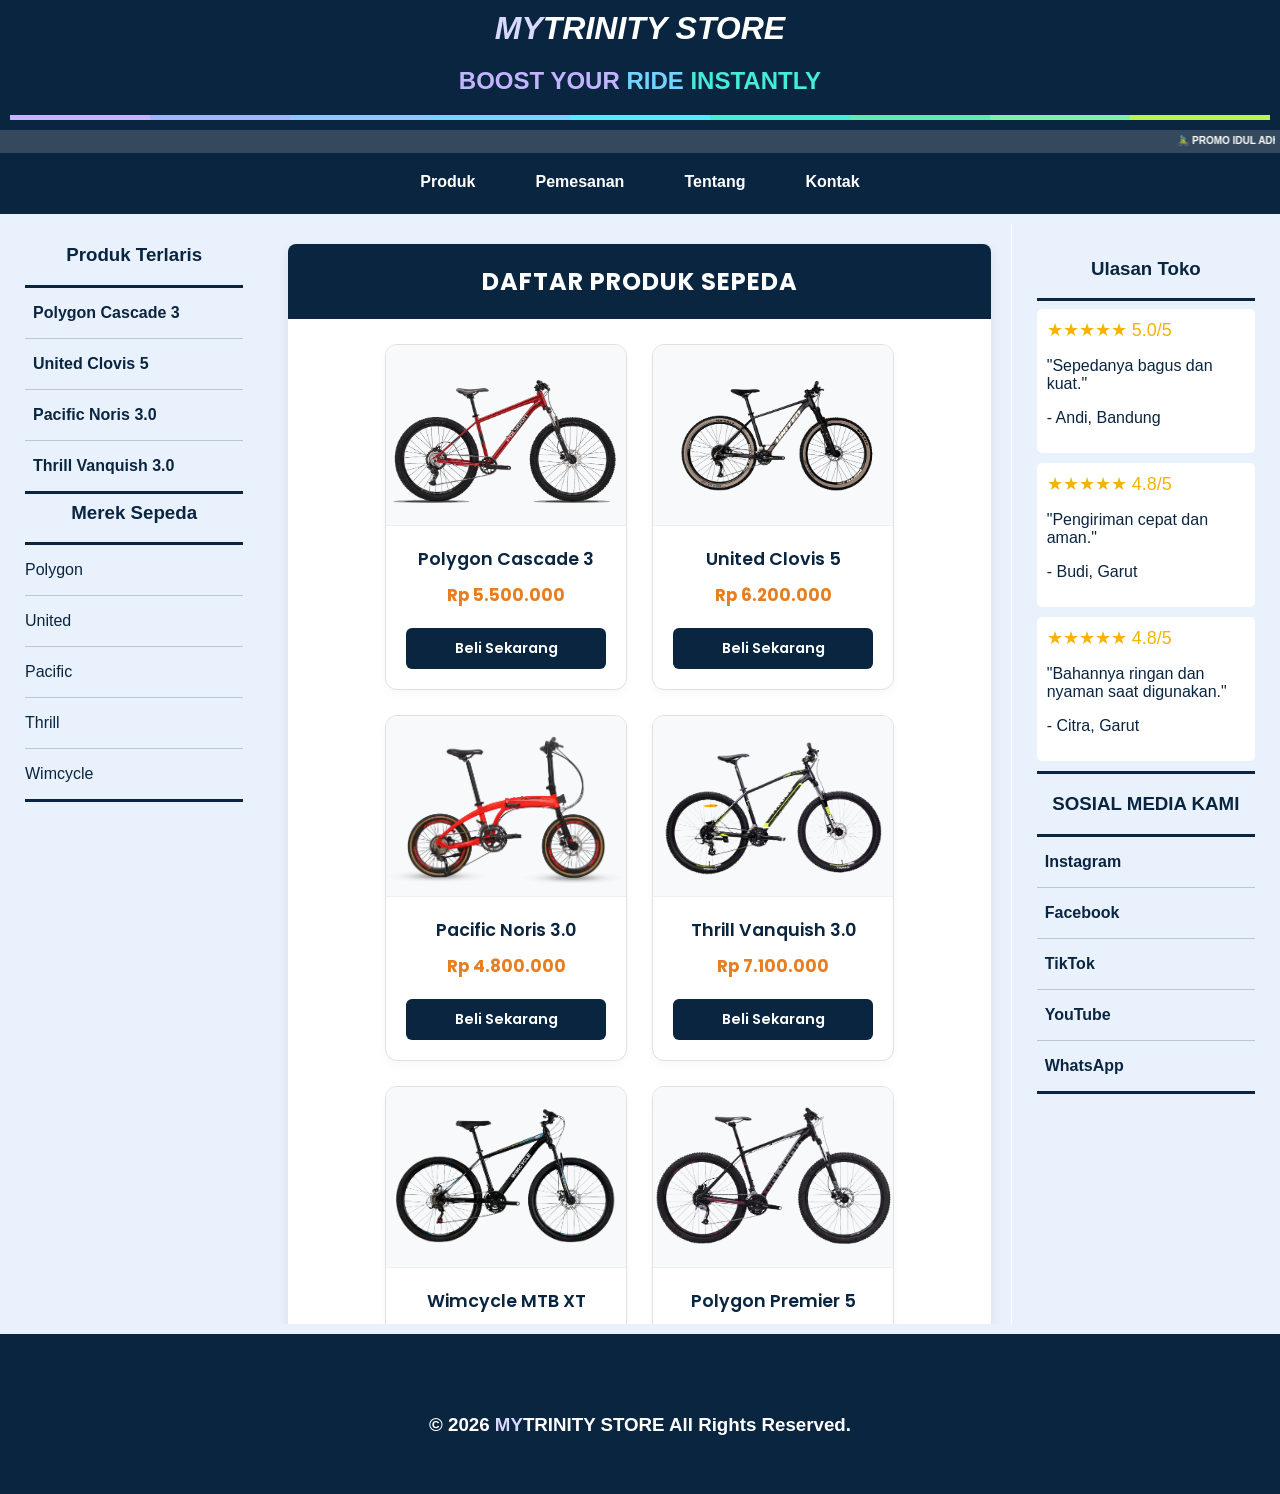
<file: index.html>
<!doctype html>
<html lang="id">
  <head>
    <meta charset="UTF-8" />
    <meta name="viewport" content="width=device-width, initial-scale=1.0" />
    <title>MyTrinity Store</title>
    <link rel="stylesheet" href="style.css" />
  </head>

  <body>

    <header class="header">
      <h1><span class="my">MY</span>TRINITY STORE</h1>

      <h2>
        <span class="boost">BOOST YOUR</span>
        <span class="ride">RIDE</span>
        <span class="instantly">INSTANTLY</span>
      </h2>

      <div class="gradient-line">
        <span></span>
        <span></span>
        <span></span>
        <span></span>
        <span></span>
        <span></span>
        <span></span>
        <span></span>
        <span></span>
      </div>
    </header>

    <div class="promo">
      <marquee>
        🚴‍♂️ PROMO IDUL ADHA SPESIAL! Dapatkan diskon hingga 15% untuk semua jenis
        sepeda gunung (MTB) dan sepeda lipat! Hubungi kami sekarang! 🚴‍♂️
      </marquee>
    </div>

    <nav class="navbar">
      <div class="nav-menu">
        <a href="produk.html" target="content"> Produk </a>

        <a href="pemesanan.html" target="content"> Pemesanan </a>

        <a href="tentang.html" target="content"> Tentang </a>

        <a href="kontak.html" target="content"> Kontak </a>
      </div>
    </nav>

    <hr class="separator" />

    <div class="layout">
       <aside class="sidebar">
        <section>
          <h3>Produk Terlaris</h3>
          <hr class="title-line" />
          <a href="1Polygon3.html" target="content"> Polygon Cascade 3 </a>
          <hr />
          <a href="2unitedclovis.html" target="content"> United Clovis 5 </a>
          <hr />
          <a href="3pasificnoris.html" target="content"> Pacific Noris 3.0 </a>
          <hr />
          <a href="4ThrillVanquish.html" target="content">
            Thrill Vanquish 3.0
          </a>
          <hr class="title-line" />
        </section>

        <section>
          <h3>Merek Sepeda</h3>
          <hr class="title-line" />
          <p>Polygon</p>
          <hr />
          <p>United</p>
          <hr />
          <p>Pacific</p>
          <hr />
          <p>Thrill</p>
          <hr />
          <p>Wimcycle</p>
          <hr class="title-line" />
        </section>
      </aside>

      <main class="content">
        <iframe name="content" src="produk.html" title="Konten MyTrinity Store">
        </iframe>
      </main>

      <aside class="right-sidebar">
        <section>
          <h3>Ulasan Toko</h3>

          <hr class="title-line" />

          <div class="review">
            <div class="stars">★★★★★ 5.0/5</div>

            <p>"Sepedanya bagus dan kuat."</p>

            <p>- Andi, Bandung</p>
          </div>

          <div class="review">
            <div class="stars">★★★★★ 4.8/5</div>

            <p>"Pengiriman cepat dan aman."</p>

            <p>- Budi, Garut</p>
          </div>

          <div class="review">
            <div class="stars">★★★★★ 4.8/5</div>

            <p>"Bahannya ringan dan nyaman saat digunakan."</p>

            <p>- Citra, Garut</p>
          </div>

          <hr class="title-line" />
        </section>

        <section class="social-media">
          <h3>SOSIAL MEDIA KAMI</h3>
          <hr class="title-line" />
          <a href="https://www.instagram.com" target="_blank"> Instagram </a>
          <hr />
          <a href="https://www.facebook.com" target="_blank"> Facebook </a>
          <hr />
          <a href="https://www.tiktok.com" target="_blank"> TikTok </a>
          <hr />
          <a href="https://www.youtube.com" target="_blank"> YouTube </a>
          <hr />
          <a href="https://wa.me/6281234567890" target="_blank"> WhatsApp </a>
          <hr class="title-line" />
        </section>
      </aside>
    </div>

    <footer class="footer">
      <h3>
        © 2026
        <span class="my">MY</span>TRINITY STORE
        All Rights Reserved. 
        
      </h3>
    </footer>
  </body>
</html>
</file>
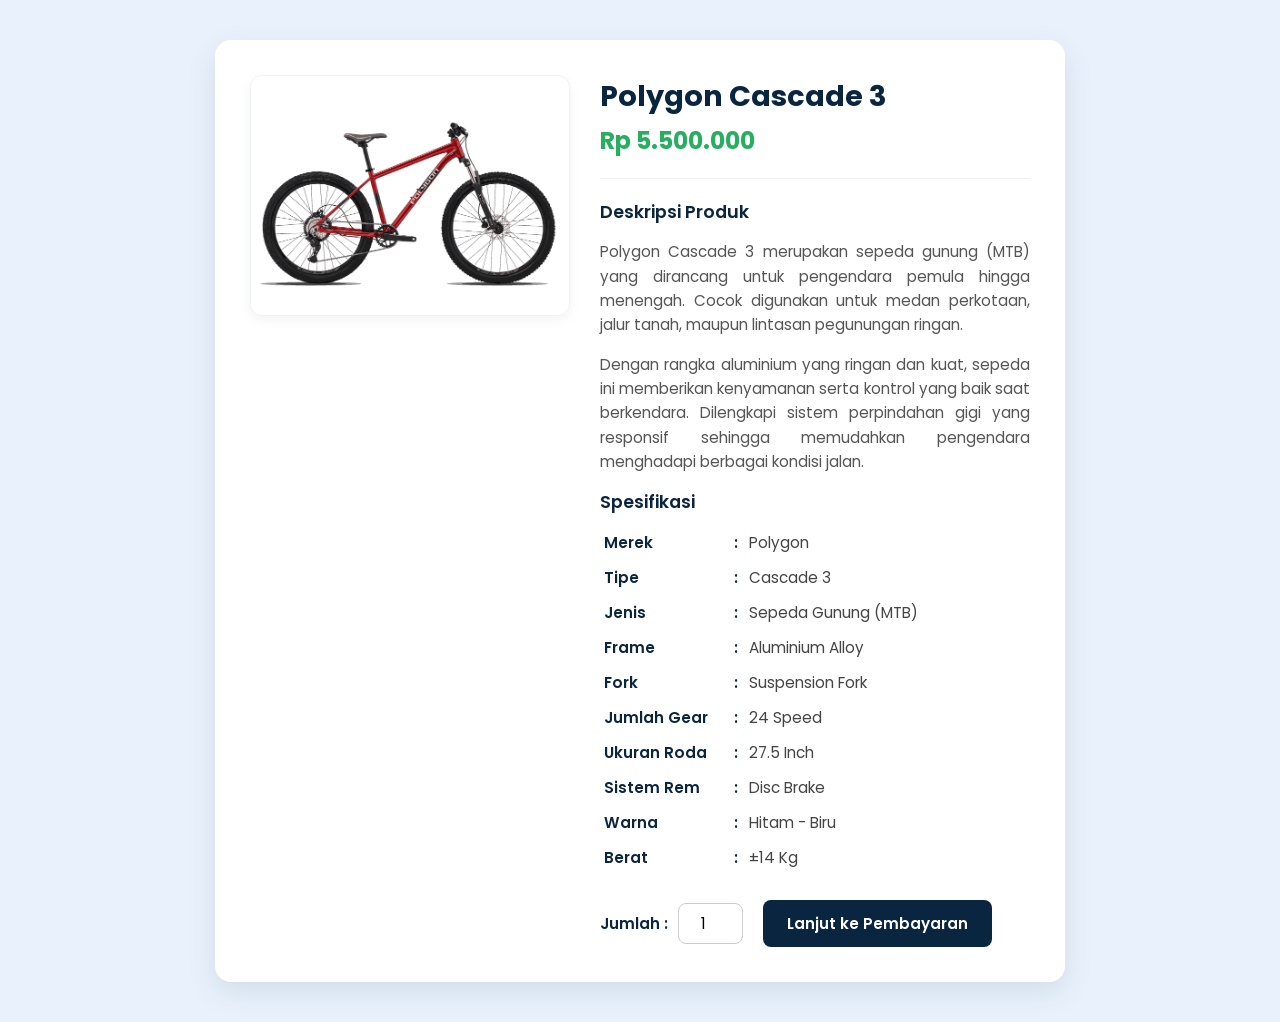
<file: 1Polygon3.html>
<!DOCTYPE html>
<html lang="id">
<head>
    <meta charset="UTF-8">
    <meta name="viewport" content="width=device-width, initial-scale=1.0">
    <title>Detail Produk - Polygon Cascade 3</title>
    <style>
        @import url('https://fonts.googleapis.com/css2?family=Poppins:wght@400;500;600;700&display=swap');

        * {
            box-sizing: border-box;
        }

        body {
            font-family: 'Poppins', sans-serif;
            background-color: #E9F2FC;
            margin: 0;
            padding: 40px 20px;
            color: #333;
            display: flex;
            justify-content: center;
            align-items: center;
            min-height: 100vh;
        }

        .product-card {
            background-color: #ffffff;
            width: 100%;
            max-width: 850px;
            border-radius: 16px;
            box-shadow: 0 10px 30px rgba(10, 37, 64, 0.1);
            padding: 35px;
            display: flex;
            gap: 30px;
            flex-wrap: wrap;
        }

        .product-image {
            flex: 1 1 280px;
            display: flex;
            justify-content: center;
            align-items: flex-start;
        }

        .product-image img {
            width: 100%;
            max-width: 320px;
            height: auto;
            border-radius: 12px;
            border: 1px solid #eef2f5;
            box-shadow: 0 4px 12px rgba(0, 0, 0, 0.05);
            object-fit: cover;
        }

        .product-details {
            flex: 2 1 350px;
        }

        .product-title {
            font-size: 1.8rem;
            color: #0A2540;
            margin: 0 0 5px 0;
            font-weight: 700;
        }

        .product-price {
            font-size: 1.5rem;
            color: #27ae60;
            font-weight: 700;
            margin-bottom: 15px;
        }

        .divider {
            border: 0;
            height: 1px;
            background: #eef2f5;
            margin: 20px 0;
        }

        .section-title {
            font-size: 1.1rem;
            color: #0A2540;
            margin: 15px 0 10px 0;
            font-weight: 600;
        }

        .product-description {
            line-height: 1.6;
            color: #555;
            font-size: 0.95rem;
            text-align: justify;
            margin-bottom: 12px;
        }

        .specs-table {
            width: 100%;
            border-collapse: collapse;
            margin-bottom: 20px;
        }

        .specs-table td {
            padding: 6px 4px;
            font-size: 0.95rem;
        }

        .specs-table tr td:first-child {
            font-weight: 600;
            color: #0A2540;
            width: 130px;
        }

        .specs-table tr td:nth-child(2) {
            width: 15px;
            font-weight: 600;
            color: #0A2540;
        }

        .specs-table tr td:last-child {
            color: #444;
        }

        .purchase-action {
            display: flex;
            align-items: center;
            gap: 20px;
            margin-top: 25px;
            flex-wrap: wrap;
        }

        .quantity-group {
            display: flex;
            align-items: center;
            gap: 10px;
            font-weight: 600;
            color: #0A2540;
            font-size: 0.95rem;
        }

        .quantity-input {
            width: 65px;
            padding: 8px 10px;
            border: 1px solid #cccccc;
            border-radius: 8px;
            font-family: inherit;
            font-size: 0.95rem;
            text-align: center;
            outline: none;
        }

        .quantity-input:focus {
            border-color: #0A2540;
        }

        .btn-buy {
            background-color: #0A2540;
            color: #ffffff;
            border: none;
            padding: 12px 24px;
            font-size: 0.95rem;
            font-weight: 600;
            font-family: inherit;
            border-radius: 8px;
            cursor: pointer;
            transition: background-color 0.2s ease, transform 0.1s ease;
            text-decoration: none;
            display: inline-block;
        }

        .btn-buy:hover {
            background-color: #154360;
        }

        .btn-buy:active {
            transform: scale(0.98);
        }

        @media (max-width: 600px) {
            .product-card {
                padding: 20px;
            }
            .purchase-action {
                flex-direction: column;
                align-items: stretch;
            }
            .btn-buy {
                text-align: center;
            }
        }
    </style>
</head>
<body>

    <div class="product-card">
        <!-- GAMBAR PRODUK -->
        <div class="product-image">
            <img src="img/PolygonCascade3.png" alt="Polygon Cascade 3">
        </div>

        <!-- DETAIL PRODUK -->
        <div class="product-details">
            <h1 class="product-title">Polygon Cascade 3</h1>
            <div class="product-price">Rp 5.500.000</div>

            <hr class="divider">

            <h3 class="section-title">Deskripsi Produk</h3>
            <p class="product-description">
                Polygon Cascade 3 merupakan sepeda gunung (MTB) yang dirancang untuk
                pengendara pemula hingga menengah. Cocok digunakan untuk medan
                perkotaan, jalur tanah, maupun lintasan pegunungan ringan.
            </p>
            <p class="product-description">
                Dengan rangka aluminium yang ringan dan kuat, sepeda ini memberikan
                kenyamanan serta kontrol yang baik saat berkendara. Dilengkapi
                sistem perpindahan gigi yang responsif sehingga memudahkan
                pengendara menghadapi berbagai kondisi jalan.
            </p>

            <h3 class="section-title">Spesifikasi</h3>
            <table class="specs-table">
                <tr>
                    <td>Merek</td>
                    <td>:</td>
                    <td>Polygon</td>
                </tr>
                <tr>
                    <td>Tipe</td>
                    <td>:</td>
                    <td>Cascade 3</td>
                </tr>
                <tr>
                    <td>Jenis</td>
                    <td>:</td>
                    <td>Sepeda Gunung (MTB)</td>
                </tr>
                <tr>
                    <td>Frame</td>
                    <td>:</td>
                    <td>Aluminium Alloy</td>
                </tr>
                <tr>
                    <td>Fork</td>
                    <td>:</td>
                    <td>Suspension Fork</td>
                </tr>
                <tr>
                    <td>Jumlah Gear</td>
                    <td>:</td>
                    <td>24 Speed</td>
                </tr>
                <tr>
                    <td>Ukuran Roda</td>
                    <td>:</td>
                    <td>27.5 Inch</td>
                </tr>
                <tr>
                    <td>Sistem Rem</td>
                    <td>:</td>
                    <td>Disc Brake</td>
                </tr>
                <tr>
                    <td>Warna</td>
                    <td>:</td>
                    <td>Hitam - Biru</td>
                </tr>
                <tr>
                    <td>Berat</td>
                    <td>:</td>
                    <td>±14 Kg</td>
                </tr>
            </table>

            <div class="purchase-action">
                <div class="quantity-group">
                    <label for="jumlah">Jumlah :</label>
                    <input type="number" id="jumlah" class="quantity-input" value="1" min="1">
                </div>
                <a href="pemesanan.html" style="text-decoration: none;">
                    <button class="btn-buy">Lanjut ke Pembayaran</button>
                </a>
            </div>
        </div>
    </div>

</body>
</html>
</file>
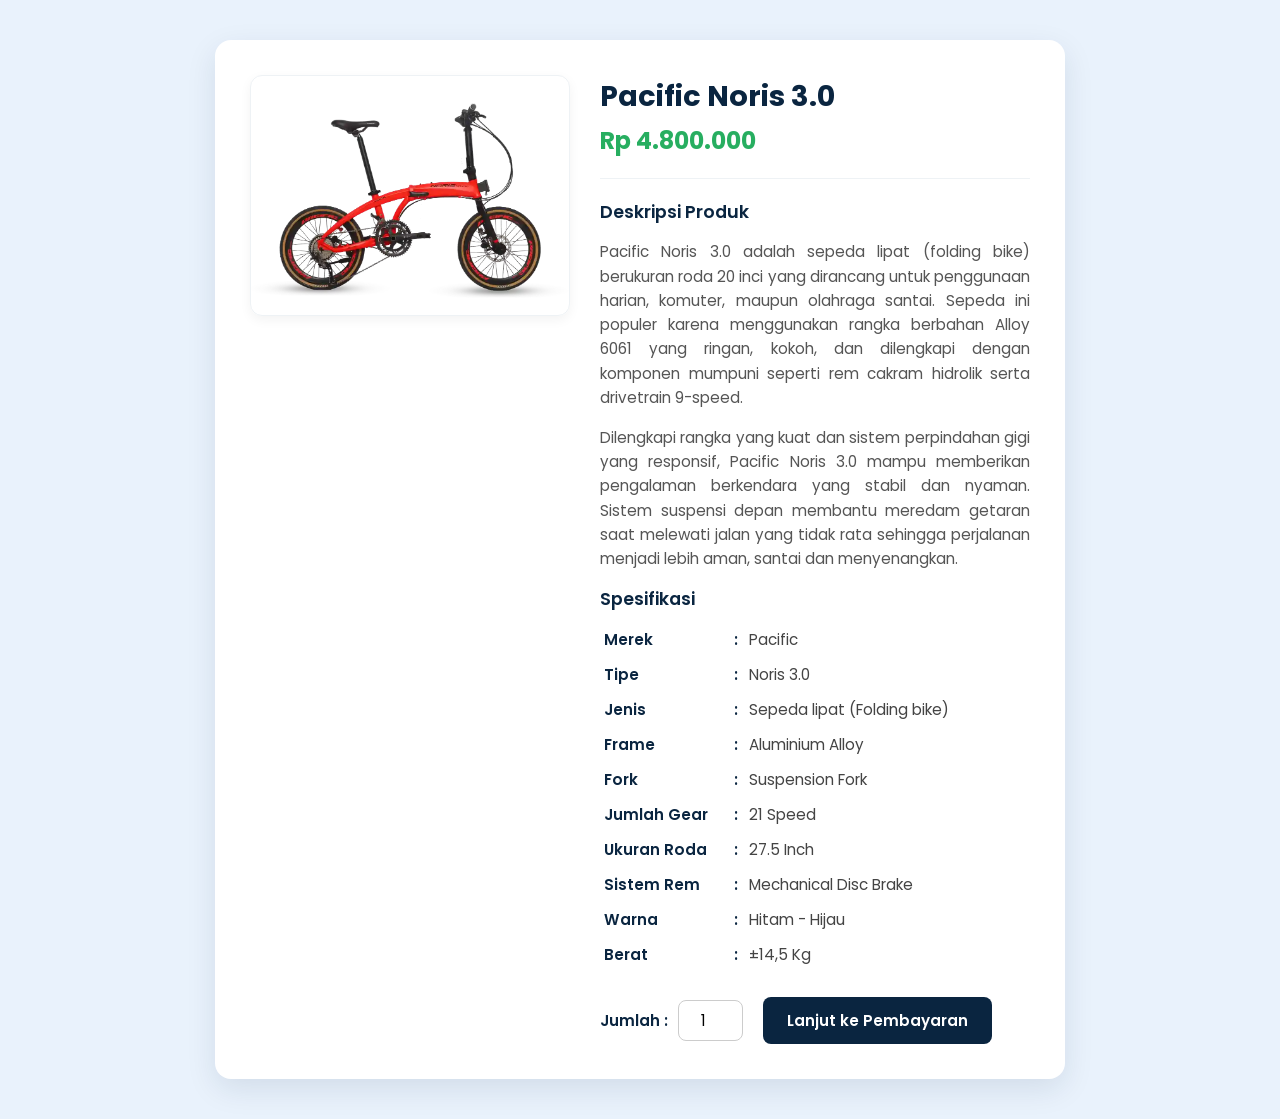
<file: 3pasificnoris.html>
<!DOCTYPE html>
<html lang="id">
<head>
    <meta charset="UTF-8">
    <meta name="viewport" content="width=device-width, initial-scale=1.0">
    <title>Detail Produk - Pacific Noris 3.0</title>
    <style>
        @import url('https://fonts.googleapis.com/css2?family=Poppins:wght@400;500;600;700&display=swap');

        * {
            box-sizing: border-box;
        }

        body {
            font-family: 'Poppins', sans-serif;
            background-color: #E9F2FC;
            margin: 0;
            padding: 40px 20px;
            color: #333;
            display: flex;
            justify-content: center;
            align-items: center;
            min-height: 100vh;
        }

        /* Container Produk Utama (Kartu) */
        .product-card {
            background-color: #ffffff;
            width: 100%;
            max-width: 850px;
            border-radius: 16px;
            box-shadow: 0 10px 30px rgba(10, 37, 64, 0.1);
            padding: 35px;
            display: flex;
            gap: 30px;
            flex-wrap: wrap;
        }

        /* Kolom Gambar Produk */
        .product-image {
            flex: 1 1 280px;
            display: flex;
            justify-content: center;
            align-items: flex-start;
        }

        .product-image img {
            width: 100%;
            max-width: 320px;
            height: auto;
            border-radius: 12px;
            border: 1px solid #eef2f5;
            box-shadow: 0 4px 12px rgba(0, 0, 0, 0.05);
            object-fit: cover;
        }

        /* Kolom Detail Produk */
        .product-details {
            flex: 2 1 350px;
        }

        .product-title {
            font-size: 1.8rem;
            color: #0A2540;
            margin: 0 0 5px 0;
            font-weight: 700;
        }

        .product-price {
            font-size: 1.5rem;
            color: #27ae60;
            font-weight: 700;
            margin-bottom: 15px;
        }

        .divider {
            border: 0;
            height: 1px;
            background: #eef2f5;
            margin: 20px 0;
        }

        .section-title {
            font-size: 1.1rem;
            color: #0A2540;
            margin: 15px 0 10px 0;
            font-weight: 600;
        }

        .product-description {
            line-height: 1.6;
            color: #555;
            font-size: 0.95rem;
            text-align: justify;
            margin-bottom: 12px;
        }

        /* Tabel Spesifikasi Modern */
        .specs-table {
            width: 100%;
            border-collapse: collapse;
            margin-bottom: 20px;
        }

        .specs-table td {
            padding: 6px 4px;
            font-size: 0.95rem;
        }

        .specs-table tr td:first-child {
            font-weight: 600;
            color: #0A2540;
            width: 130px;
        }

        .specs-table tr td:nth-child(2) {
            width: 15px;
            font-weight: 600;
            color: #0A2540;
        }

        .specs-table tr td:last-child {
            color: #444;
        }

        /* Bagian Jumlah & Tombol Beli */
        .purchase-action {
            display: flex;
            align-items: center;
            gap: 20px;
            margin-top: 25px;
            flex-wrap: wrap;
        }

        .quantity-group {
            display: flex;
            align-items: center;
            gap: 10px;
            font-weight: 600;
            color: #0A2540;
            font-size: 0.95rem;
        }

        .quantity-input {
            width: 65px;
            padding: 8px 10px;
            border: 1px solid #cccccc;
            border-radius: 8px;
            font-family: inherit;
            font-size: 0.95rem;
            text-align: center;
            outline: none;
        }

        .quantity-input:focus {
            border-color: #0A2540;
        }

        .btn-buy {
            background-color: #0A2540;
            color: #ffffff;
            border: none;
            padding: 12px 24px;
            font-size: 0.95rem;
            font-weight: 600;
            font-family: inherit;
            border-radius: 8px;
            cursor: pointer;
            transition: background-color 0.2s ease, transform 0.1s ease;
            text-decoration: none;
            display: inline-block;
        }

        .btn-buy:hover {
            background-color: #154360;
        }

        .btn-buy:active {
            transform: scale(0.98);
        }

        /* Penyesuaian Tampilan Layar Kecil (Mobile) */
        @media (max-width: 600px) {
            .product-card {
                padding: 20px;
            }
            .purchase-action {
                flex-direction: column;
                align-items: stretch;
            }
            .btn-buy {
                text-align: center;
            }
        }
    </style>
</head>
<body>

    <div class="product-card">
        <!-- GAMBAR PRODUK -->
        <div class="product-image">
            <img src="img/NORIS.webp" alt="Pacific Noris 3.0">
        </div>

        <!-- DETAIL PRODUK -->
        <div class="product-details">
            <h1 class="product-title">Pacific Noris 3.0</h1>
            <div class="product-price">Rp 4.800.000</div>

            <hr class="divider">

            <h3 class="section-title">Deskripsi Produk</h3>
            <p class="product-description">
                Pacific Noris 3.0 adalah sepeda lipat (folding bike)
                berukuran roda 20 inci yang dirancang untuk penggunaan harian,
                komuter, maupun olahraga santai. Sepeda ini populer karena menggunakan rangka
                berbahan Alloy 6061 yang ringan, kokoh, dan dilengkapi dengan komponen 
                mumpuni seperti rem cakram hidrolik serta drivetrain 9-speed.
            </p>
            <p class="product-description">
                Dilengkapi rangka yang kuat dan sistem perpindahan gigi yang responsif,
                Pacific Noris 3.0 mampu memberikan pengalaman berkendara yang stabil dan
                nyaman. Sistem suspensi depan membantu meredam getaran saat melewati jalan
                yang tidak rata sehingga perjalanan menjadi lebih aman, santai dan menyenangkan.
            </p>

            <h3 class="section-title">Spesifikasi</h3>
            <table class="specs-table">
                <tr>
                    <td>Merek</td>
                    <td>:</td>
                    <td>Pacific</td>
                </tr>
                <tr>
                    <td>Tipe</td>
                    <td>:</td>
                    <td>Noris 3.0</td>
                </tr>
                <tr>
                    <td>Jenis</td>
                    <td>:</td>
                    <td>Sepeda lipat (Folding bike)</td>
                </tr>
                <tr>
                    <td>Frame</td>
                    <td>:</td>
                    <td>Aluminium Alloy</td>
                </tr>
                <tr>
                    <td>Fork</td>
                    <td>:</td>
                    <td>Suspension Fork</td>
                </tr>
                <tr>
                    <td>Jumlah Gear</td>
                    <td>:</td>
                    <td>21 Speed</td>
                </tr>
                <tr>
                    <td>Ukuran Roda</td>
                    <td>:</td>
                    <td>27.5 Inch</td>
                </tr>
                <tr>
                    <td>Sistem Rem</td>
                    <td>:</td>
                    <td>Mechanical Disc Brake</td>
                </tr>
                <tr>
                    <td>Warna</td>
                    <td>:</td>
                    <td>Hitam - Hijau</td>
                </tr>
                <tr>
                    <td>Berat</td>
                    <td>:</td>
                    <td>±14,5 Kg</td>
                </tr>
            </table>

            <div class="purchase-action">
                <div class="quantity-group">
                    <label for="jumlah">Jumlah :</label>
                    <input type="number" id="jumlah" class="quantity-input" value="1" min="1">
                </div>
                <a href="pemesanan.html" style="text-decoration: none;">
                    <button class="btn-buy">Lanjut ke Pembayaran</button>
                </a>
            </div>
        </div>
    </div>

</body>
</html>
</file>
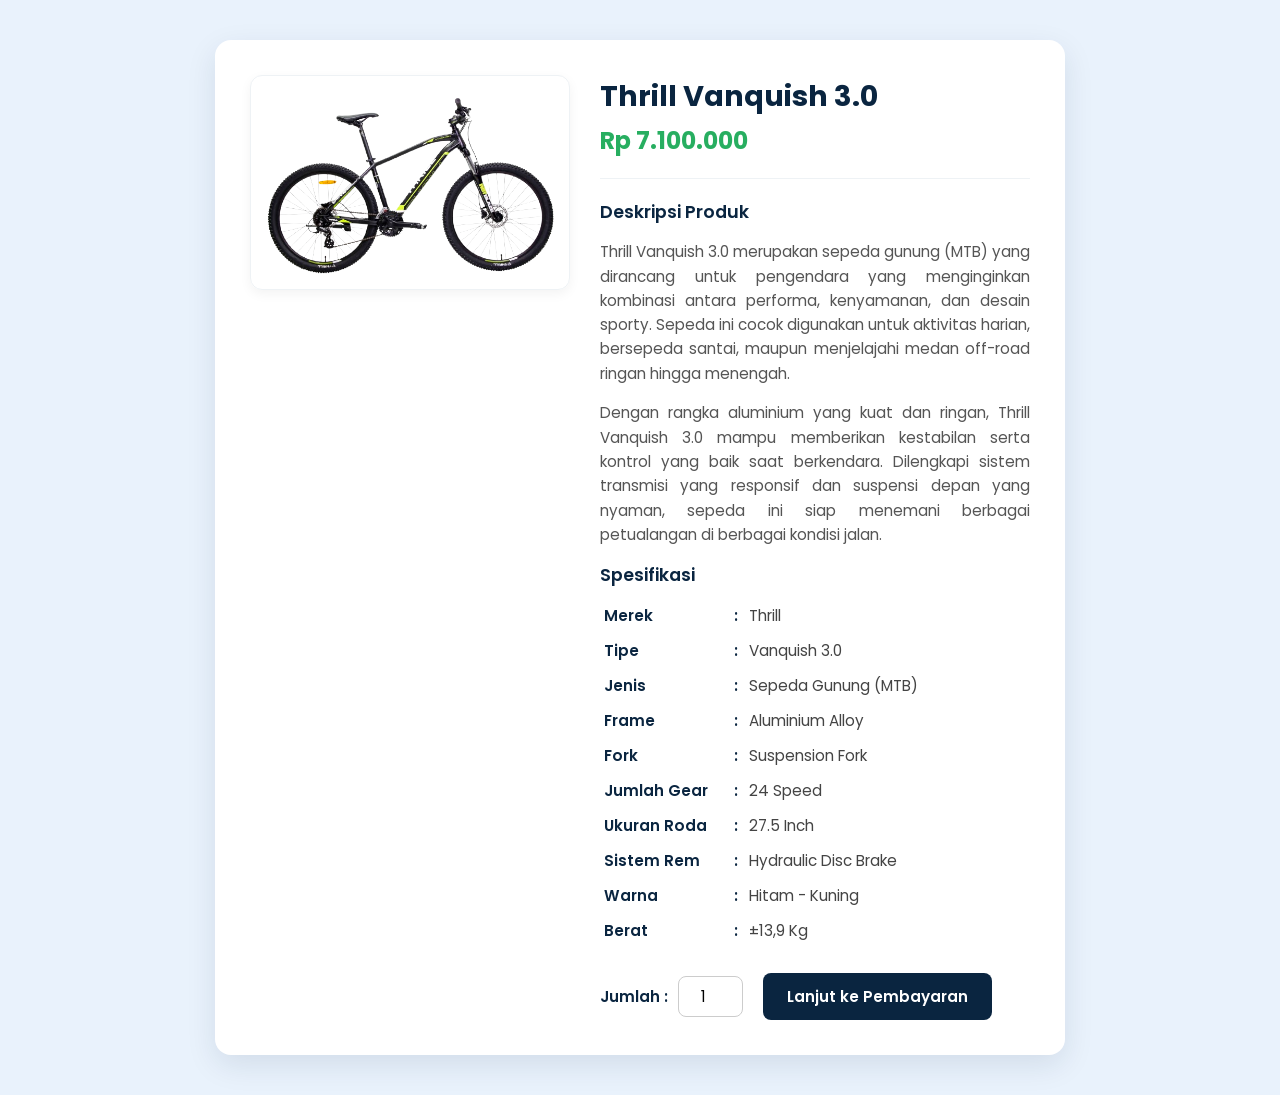
<file: 4ThrillVanquish.html>
<!DOCTYPE html>
<html lang="id">
<head>
    <meta charset="UTF-8">
    <meta name="viewport" content="width=device-width, initial-scale=1.0">
    <title>Detail Produk - Thrill Vanquish 3.0</title>

    <style>
        @import url('https://fonts.googleapis.com/css2?family=Poppins:wght@400;500;600;700&display=swap');

        * {
            box-sizing: border-box;
        }

        body {
            font-family: 'Poppins', sans-serif;
            background-color: #E9F2FC;
            margin: 0;
            padding: 40px 20px;
            color: #333;
            display: flex;
            justify-content: center;
            align-items: center;
            min-height: 100vh;
        }

        /* Container Produk Utama */
        .product-card {
            background-color: #ffffff;
            width: 100%;
            max-width: 850px;
            border-radius: 16px;
            box-shadow: 0 10px 30px rgba(10, 37, 64, 0.1);
            padding: 35px;
            display: flex;
            gap: 30px;
            flex-wrap: wrap;
        }

        /* Kolom Gambar Produk */
        .product-image {
            flex: 1 1 280px;
            display: flex;
            justify-content: center;
            align-items: flex-start;
        }

        .product-image img {
            width: 100%;
            max-width: 320px;
            height: auto;
            border-radius: 12px;
            border: 1px solid #eef2f5;
            box-shadow: 0 4px 12px rgba(0, 0, 0, 0.05);
            object-fit: cover;
        }

        /* Kolom Detail Produk */
        .product-details {
            flex: 2 1 350px;
        }

        .product-title {
            font-size: 1.8rem;
            color: #0A2540;
            margin: 0 0 5px 0;
            font-weight: 700;
        }

        .product-price {
            font-size: 1.5rem;
            color: #27ae60;
            font-weight: 700;
            margin-bottom: 15px;
        }

        .divider {
            border: 0;
            height: 1px;
            background: #eef2f5;
            margin: 20px 0;
        }

        .section-title {
            font-size: 1.1rem;
            color: #0A2540;
            margin: 15px 0 10px 0;
            font-weight: 600;
        }

        .product-description {
            line-height: 1.6;
            color: #555;
            font-size: 0.95rem;
            text-align: justify;
            margin-bottom: 12px;
        }

        /* Tabel Spesifikasi */
        .specs-table {
            width: 100%;
            border-collapse: collapse;
            margin-bottom: 20px;
        }

        .specs-table td {
            padding: 6px 4px;
            font-size: 0.95rem;
        }

        .specs-table tr td:first-child {
            font-weight: 600;
            color: #0A2540;
            width: 130px;
        }

        .specs-table tr td:nth-child(2) {
            width: 15px;
            font-weight: 600;
            color: #0A2540;
        }

        .specs-table tr td:last-child {
            color: #444;
        }

        /* Bagian Jumlah & Tombol Pembayaran */
        .purchase-action {
            display: flex;
            align-items: center;
            gap: 20px;
            margin-top: 25px;
            flex-wrap: wrap;
        }

        .quantity-group {
            display: flex;
            align-items: center;
            gap: 10px;
            font-weight: 600;
            color: #0A2540;
            font-size: 0.95rem;
        }

        .quantity-input {
            width: 65px;
            padding: 8px 10px;
            border: 1px solid #cccccc;
            border-radius: 8px;
            font-family: inherit;
            font-size: 0.95rem;
            text-align: center;
            outline: none;
        }

        .quantity-input:focus {
            border-color: #0A2540;
        }

        .btn-buy {
            background-color: #0A2540;
            color: #ffffff;
            border: none;
            padding: 12px 24px;
            font-size: 0.95rem;
            font-weight: 600;
            font-family: inherit;
            border-radius: 8px;
            cursor: pointer;
            transition: background-color 0.2s ease, transform 0.1s ease;
            text-decoration: none;
            display: inline-block;
        }

        .btn-buy:hover {
            background-color: #154360;
        }

        .btn-buy:active {
            transform: scale(0.98);
        }

        /* Tampilan Layar Kecil */
        @media (max-width: 600px) {
            .product-card {
                padding: 20px;
            }

            .purchase-action {
                flex-direction: column;
                align-items: stretch;
            }

            .btn-buy {
                text-align: center;
            }
        }
    </style>
</head>

<body>

    <div class="product-card">

        <!-- GAMBAR PRODUK -->
        <div class="product-image">
            <img src="img/van.png" alt="Thrill Vanquish 3.0">
        </div>

        <!-- DETAIL PRODUK -->
        <div class="product-details">

            <h1 class="product-title">Thrill Vanquish 3.0</h1>

            <div class="product-price">
                Rp 7.100.000
            </div>

            <hr class="divider">

            <!-- DESKRIPSI PRODUK -->
            <h3 class="section-title">Deskripsi Produk</h3>

            <p class="product-description">
                Thrill Vanquish 3.0 merupakan sepeda gunung (MTB) yang dirancang untuk
                pengendara yang menginginkan kombinasi antara performa, kenyamanan, dan
                desain sporty. Sepeda ini cocok digunakan untuk aktivitas harian,
                bersepeda santai, maupun menjelajahi medan off-road ringan hingga menengah.
            </p>

            <p class="product-description">
                Dengan rangka aluminium yang kuat dan ringan, Thrill Vanquish 3.0 mampu
                memberikan kestabilan serta kontrol yang baik saat berkendara. Dilengkapi
                sistem transmisi yang responsif dan suspensi depan yang nyaman, sepeda ini
                siap menemani berbagai petualangan di berbagai kondisi jalan.
            </p>

            <!-- SPESIFIKASI -->
            <h3 class="section-title">Spesifikasi</h3>

            <table class="specs-table">
                <tr>
                    <td>Merek</td>
                    <td>:</td>
                    <td>Thrill</td>
                </tr>

                <tr>
                    <td>Tipe</td>
                    <td>:</td>
                    <td>Vanquish 3.0</td>
                </tr>

                <tr>
                    <td>Jenis</td>
                    <td>:</td>
                    <td>Sepeda Gunung (MTB)</td>
                </tr>

                <tr>
                    <td>Frame</td>
                    <td>:</td>
                    <td>Aluminium Alloy</td>
                </tr>

                <tr>
                    <td>Fork</td>
                    <td>:</td>
                    <td>Suspension Fork</td>
                </tr>

                <tr>
                    <td>Jumlah Gear</td>
                    <td>:</td>
                    <td>24 Speed</td>
                </tr>

                <tr>
                    <td>Ukuran Roda</td>
                    <td>:</td>
                    <td>27.5 Inch</td>
                </tr>

                <tr>
                    <td>Sistem Rem</td>
                    <td>:</td>
                    <td>Hydraulic Disc Brake</td>
                </tr>

                <tr>
                    <td>Warna</td>
                    <td>:</td>
                    <td>Hitam - Kuning</td>
                </tr>

                <tr>
                    <td>Berat</td>
                    <td>:</td>
                    <td>±13,9 Kg</td>
                </tr>
            </table>

            <!-- JUMLAH & PEMBAYARAN -->
            <div class="purchase-action">

                <div class="quantity-group">
                    <label for="jumlah">Jumlah :</label>

                    <input
                        type="number"
                        id="jumlah"
                        class="quantity-input"
                        value="1"
                        min="1"
                    >
                </div>

                <a href="pemesanan.html" style="text-decoration: none;">
                    <button class="btn-buy">
                        Lanjut ke Pembayaran
                    </button>
                </a>

            </div>

        </div>
    </div>

</body>
</html>
</file>
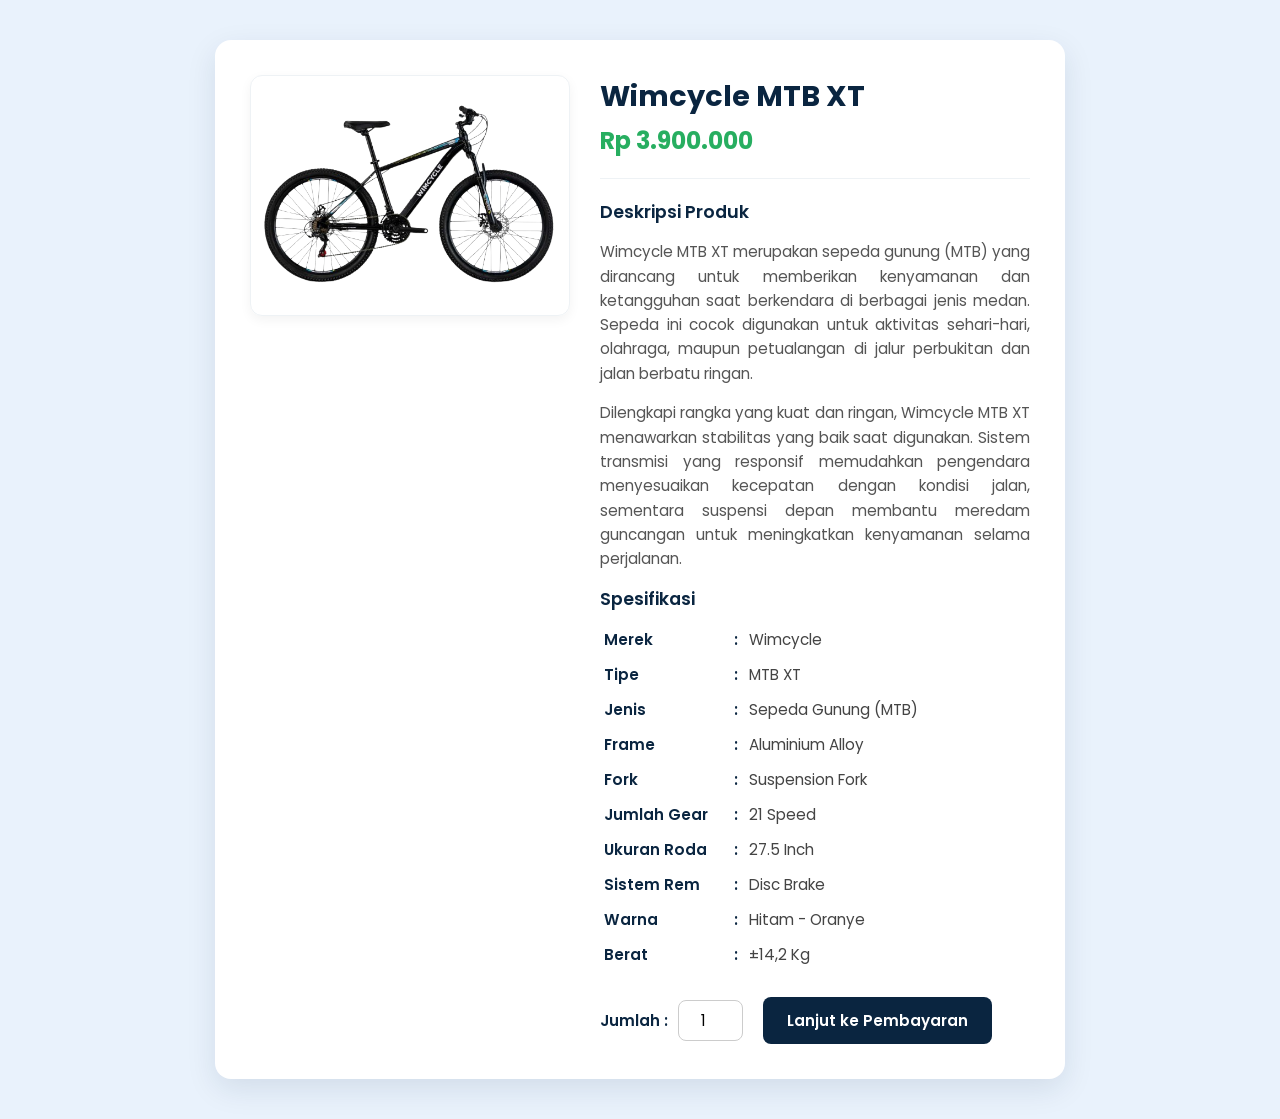
<file: 5WimcycleMTBXT.html>
<!DOCTYPE html>
<html lang="id">
<head>
    <meta charset="UTF-8">
    <meta name="viewport" content="width=device-width, initial-scale=1.0">
    <title>Detail Produk - Wimcycle MTB XT</title>

    <style>
        @import url('https://fonts.googleapis.com/css2?family=Poppins:wght@400;500;600;700&display=swap');

        * {
            box-sizing: border-box;
        }

        body {
            font-family: 'Poppins', sans-serif;
            background-color: #E9F2FC;
            margin: 0;
            padding: 40px 20px;
            color: #333;
            display: flex;
            justify-content: center;
            align-items: center;
            min-height: 100vh;
        }

        /* Container Produk Utama */
        .product-card {
            background-color: #ffffff;
            width: 100%;
            max-width: 850px;
            border-radius: 16px;
            box-shadow: 0 10px 30px rgba(10, 37, 64, 0.1);
            padding: 35px;
            display: flex;
            gap: 30px;
            flex-wrap: wrap;
        }

        /* Kolom Gambar Produk */
        .product-image {
            flex: 1 1 280px;
            display: flex;
            justify-content: center;
            align-items: flex-start;
        }

        .product-image img {
            width: 100%;
            max-width: 320px;
            height: auto;
            border-radius: 12px;
            border: 1px solid #eef2f5;
            box-shadow: 0 4px 12px rgba(0, 0, 0, 0.05);
            object-fit: cover;
        }

        /* Kolom Detail Produk */
        .product-details {
            flex: 2 1 350px;
        }

        .product-title {
            font-size: 1.8rem;
            color: #0A2540;
            margin: 0 0 5px 0;
            font-weight: 700;
        }

        .product-price {
            font-size: 1.5rem;
            color: #27ae60;
            font-weight: 700;
            margin-bottom: 15px;
        }

        .divider {
            border: 0;
            height: 1px;
            background: #eef2f5;
            margin: 20px 0;
        }

        .section-title {
            font-size: 1.1rem;
            color: #0A2540;
            margin: 15px 0 10px 0;
            font-weight: 600;
        }

        .product-description {
            line-height: 1.6;
            color: #555;
            font-size: 0.95rem;
            text-align: justify;
            margin-bottom: 12px;
        }

        /* Tabel Spesifikasi */
        .specs-table {
            width: 100%;
            border-collapse: collapse;
            margin-bottom: 20px;
        }

        .specs-table td {
            padding: 6px 4px;
            font-size: 0.95rem;
        }

        .specs-table tr td:first-child {
            font-weight: 600;
            color: #0A2540;
            width: 130px;
        }

        .specs-table tr td:nth-child(2) {
            width: 15px;
            font-weight: 600;
            color: #0A2540;
        }

        .specs-table tr td:last-child {
            color: #444;
        }

        /* Bagian Jumlah & Tombol Pembayaran */
        .purchase-action {
            display: flex;
            align-items: center;
            gap: 20px;
            margin-top: 25px;
            flex-wrap: wrap;
        }

        .quantity-group {
            display: flex;
            align-items: center;
            gap: 10px;
            font-weight: 600;
            color: #0A2540;
            font-size: 0.95rem;
        }

        .quantity-input {
            width: 65px;
            padding: 8px 10px;
            border: 1px solid #cccccc;
            border-radius: 8px;
            font-family: inherit;
            font-size: 0.95rem;
            text-align: center;
            outline: none;
        }

        .quantity-input:focus {
            border-color: #0A2540;
        }

        .btn-buy {
            background-color: #0A2540;
            color: #ffffff;
            border: none;
            padding: 12px 24px;
            font-size: 0.95rem;
            font-weight: 600;
            font-family: inherit;
            border-radius: 8px;
            cursor: pointer;
            transition: background-color 0.2s ease, transform 0.1s ease;
            text-decoration: none;
            display: inline-block;
        }

        .btn-buy:hover {
            background-color: #154360;
        }

        .btn-buy:active {
            transform: scale(0.98);
        }

        /* Tampilan Layar Kecil */
        @media (max-width: 600px) {
            .product-card {
                padding: 20px;
            }

            .purchase-action {
                flex-direction: column;
                align-items: stretch;
            }

            .btn-buy {
                text-align: center;
            }
        }
    </style>
</head>

<body>

    <div class="product-card">

        <!-- GAMBAR PRODUK -->
        <div class="product-image">
            <img src="img/6.png" alt="Wimcycle MTB XT">
        </div>

        <!-- DETAIL PRODUK -->
        <div class="product-details">

            <h1 class="product-title">Wimcycle MTB XT</h1>

            <div class="product-price">
                Rp 3.900.000
            </div>

            <hr class="divider">

            <!-- DESKRIPSI PRODUK -->
            <h3 class="section-title">Deskripsi Produk</h3>

            <p class="product-description">
                Wimcycle MTB XT merupakan sepeda gunung (MTB) yang dirancang untuk memberikan
                kenyamanan dan ketangguhan saat berkendara di berbagai jenis medan. Sepeda ini
                cocok digunakan untuk aktivitas sehari-hari, olahraga, maupun petualangan di
                jalur perbukitan dan jalan berbatu ringan.
            </p>

            <p class="product-description">
                Dilengkapi rangka yang kuat dan ringan, Wimcycle MTB XT menawarkan stabilitas
                yang baik saat digunakan. Sistem transmisi yang responsif memudahkan pengendara
                menyesuaikan kecepatan dengan kondisi jalan, sementara suspensi depan membantu
                meredam guncangan untuk meningkatkan kenyamanan selama perjalanan.
            </p>

            <!-- SPESIFIKASI -->
            <h3 class="section-title">Spesifikasi</h3>

            <table class="specs-table">

                <tr>
                    <td>Merek</td>
                    <td>:</td>
                    <td>Wimcycle</td>
                </tr>

                <tr>
                    <td>Tipe</td>
                    <td>:</td>
                    <td>MTB XT</td>
                </tr>

                <tr>
                    <td>Jenis</td>
                    <td>:</td>
                    <td>Sepeda Gunung (MTB)</td>
                </tr>

                <tr>
                    <td>Frame</td>
                    <td>:</td>
                    <td>Aluminium Alloy</td>
                </tr>

                <tr>
                    <td>Fork</td>
                    <td>:</td>
                    <td>Suspension Fork</td>
                </tr>

                <tr>
                    <td>Jumlah Gear</td>
                    <td>:</td>
                    <td>21 Speed</td>
                </tr>

                <tr>
                    <td>Ukuran Roda</td>
                    <td>:</td>
                    <td>27.5 Inch</td>
                </tr>

                <tr>
                    <td>Sistem Rem</td>
                    <td>:</td>
                    <td>Disc Brake</td>
                </tr>

                <tr>
                    <td>Warna</td>
                    <td>:</td>
                    <td>Hitam - Oranye</td>
                </tr>

                <tr>
                    <td>Berat</td>
                    <td>:</td>
                    <td>±14,2 Kg</td>
                </tr>

            </table>

            <!-- JUMLAH & PEMBAYARAN -->
            <div class="purchase-action">

                <div class="quantity-group">
                    <label for="jumlah">Jumlah :</label>

                    <input
                        type="number"
                        id="jumlah"
                        class="quantity-input"
                        value="1"
                        min="1"
                    >
                </div>

                <a href="pemesanan.html" style="text-decoration: none;">
                    <button class="btn-buy">
                        Lanjut ke Pembayaran
                    </button>
                </a>

            </div>

        </div>
    </div>

</body>
</html>
</file>
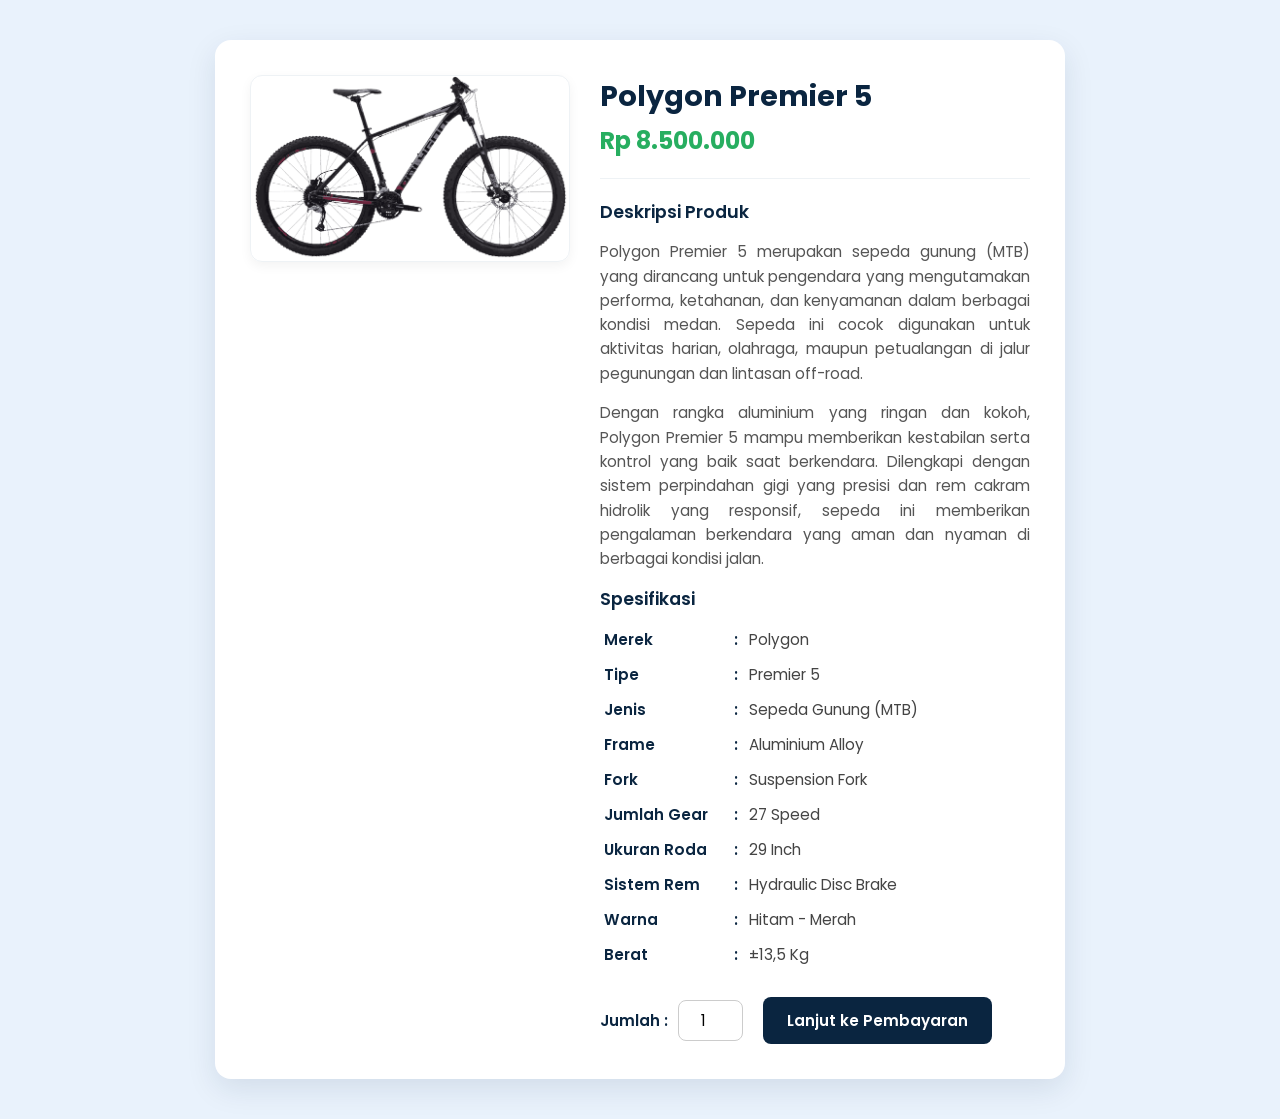
<file: 6PolygonPremier5.html>
<!DOCTYPE html>
<html lang="id">
<head>
    <meta charset="UTF-8">
    <meta name="viewport" content="width=device-width, initial-scale=1.0">
    <title>Detail Produk - Polygon Premier 5</title>

    <style>
        @import url('https://fonts.googleapis.com/css2?family=Poppins:wght@400;500;600;700&display=swap');

        * {
            box-sizing: border-box;
        }

        body {
            font-family: 'Poppins', sans-serif;
            background-color: #E9F2FC;
            margin: 0;
            padding: 40px 20px;
            color: #333;
            display: flex;
            justify-content: center;
            align-items: center;
            min-height: 100vh;
        }

        /* Container Produk Utama */
        .product-card {
            background-color: #ffffff;
            width: 100%;
            max-width: 850px;
            border-radius: 16px;
            box-shadow: 0 10px 30px rgba(10, 37, 64, 0.1);
            padding: 35px;
            display: flex;
            gap: 30px;
            flex-wrap: wrap;
        }

        /* Kolom Gambar Produk */
        .product-image {
            flex: 1 1 280px;
            display: flex;
            justify-content: center;
            align-items: flex-start;
        }

        .product-image img {
            width: 100%;
            max-width: 320px;
            height: auto;
            border-radius: 12px;
            border: 1px solid #eef2f5;
            box-shadow: 0 4px 12px rgba(0, 0, 0, 0.05);
            object-fit: cover;
        }

        /* Kolom Detail Produk */
        .product-details {
            flex: 2 1 350px;
        }

        .product-title {
            font-size: 1.8rem;
            color: #0A2540;
            margin: 0 0 5px 0;
            font-weight: 700;
        }

        .product-price {
            font-size: 1.5rem;
            color: #27ae60;
            font-weight: 700;
            margin-bottom: 15px;
        }

        .divider {
            border: 0;
            height: 1px;
            background: #eef2f5;
            margin: 20px 0;
        }

        .section-title {
            font-size: 1.1rem;
            color: #0A2540;
            margin: 15px 0 10px 0;
            font-weight: 600;
        }

        .product-description {
            line-height: 1.6;
            color: #555;
            font-size: 0.95rem;
            text-align: justify;
            margin-bottom: 12px;
        }

        /* Tabel Spesifikasi */
        .specs-table {
            width: 100%;
            border-collapse: collapse;
            margin-bottom: 20px;
        }

        .specs-table td {
            padding: 6px 4px;
            font-size: 0.95rem;
        }

        .specs-table tr td:first-child {
            font-weight: 600;
            color: #0A2540;
            width: 130px;
        }

        .specs-table tr td:nth-child(2) {
            width: 15px;
            font-weight: 600;
            color: #0A2540;
        }

        .specs-table tr td:last-child {
            color: #444;
        }

        /* Bagian Jumlah & Tombol Pembayaran */
        .purchase-action {
            display: flex;
            align-items: center;
            gap: 20px;
            margin-top: 25px;
            flex-wrap: wrap;
        }

        .quantity-group {
            display: flex;
            align-items: center;
            gap: 10px;
            font-weight: 600;
            color: #0A2540;
            font-size: 0.95rem;
        }

        .quantity-input {
            width: 65px;
            padding: 8px 10px;
            border: 1px solid #cccccc;
            border-radius: 8px;
            font-family: inherit;
            font-size: 0.95rem;
            text-align: center;
            outline: none;
        }

        .quantity-input:focus {
            border-color: #0A2540;
        }

        .btn-buy {
            background-color: #0A2540;
            color: #ffffff;
            border: none;
            padding: 12px 24px;
            font-size: 0.95rem;
            font-weight: 600;
            font-family: inherit;
            border-radius: 8px;
            cursor: pointer;
            transition: background-color 0.2s ease, transform 0.1s ease;
            text-decoration: none;
            display: inline-block;
        }

        .btn-buy:hover {
            background-color: #154360;
        }

        .btn-buy:active {
            transform: scale(0.98);
        }

        /* Tampilan Layar Kecil */
        @media (max-width: 600px) {
            .product-card {
                padding: 20px;
            }

            .purchase-action {
                flex-direction: column;
                align-items: stretch;
            }

            .btn-buy {
                text-align: center;
            }
        }
    </style>
</head>

<body>

    <div class="product-card">

        <!-- GAMBAR PRODUK -->
        <div class="product-image">
            <img src="img/7.png" alt="Polygon Premier 5">
        </div>

        <!-- DETAIL PRODUK -->
        <div class="product-details">

            <h1 class="product-title">Polygon Premier 5</h1>

            <div class="product-price">
                Rp 8.500.000
            </div>

            <hr class="divider">

            <!-- DESKRIPSI PRODUK -->
            <h3 class="section-title">Deskripsi Produk</h3>

            <p class="product-description">
                Polygon Premier 5 merupakan sepeda gunung (MTB) yang dirancang untuk
                pengendara yang mengutamakan performa, ketahanan, dan kenyamanan dalam
                berbagai kondisi medan. Sepeda ini cocok digunakan untuk aktivitas harian,
                olahraga, maupun petualangan di jalur pegunungan dan lintasan off-road.
            </p>

            <p class="product-description">
                Dengan rangka aluminium yang ringan dan kokoh, Polygon Premier 5 mampu
                memberikan kestabilan serta kontrol yang baik saat berkendara. Dilengkapi
                dengan sistem perpindahan gigi yang presisi dan rem cakram hidrolik yang
                responsif, sepeda ini memberikan pengalaman berkendara yang aman dan nyaman
                di berbagai kondisi jalan.
            </p>

            <!-- SPESIFIKASI -->
            <h3 class="section-title">Spesifikasi</h3>

            <table class="specs-table">

                <tr>
                    <td>Merek</td>
                    <td>:</td>
                    <td>Polygon</td>
                </tr>

                <tr>
                    <td>Tipe</td>
                    <td>:</td>
                    <td>Premier 5</td>
                </tr>

                <tr>
                    <td>Jenis</td>
                    <td>:</td>
                    <td>Sepeda Gunung (MTB)</td>
                </tr>

                <tr>
                    <td>Frame</td>
                    <td>:</td>
                    <td>Aluminium Alloy</td>
                </tr>

                <tr>
                    <td>Fork</td>
                    <td>:</td>
                    <td>Suspension Fork</td>
                </tr>

                <tr>
                    <td>Jumlah Gear</td>
                    <td>:</td>
                    <td>27 Speed</td>
                </tr>

                <tr>
                    <td>Ukuran Roda</td>
                    <td>:</td>
                    <td>29 Inch</td>
                </tr>

                <tr>
                    <td>Sistem Rem</td>
                    <td>:</td>
                    <td>Hydraulic Disc Brake</td>
                </tr>

                <tr>
                    <td>Warna</td>
                    <td>:</td>
                    <td>Hitam - Merah</td>
                </tr>

                <tr>
                    <td>Berat</td>
                    <td>:</td>
                    <td>±13,5 Kg</td>
                </tr>

            </table>

            <!-- JUMLAH & PEMBAYARAN -->
            <div class="purchase-action">

                <div class="quantity-group">
                    <label for="jumlah">Jumlah :</label>

                    <input
                        type="number"
                        id="jumlah"
                        class="quantity-input"
                        value="1"
                        min="1"
                    >
                </div>

                <a href="pemesanan.html" style="text-decoration: none;">
                    <button class="btn-buy">
                        Lanjut ke Pembayaran
                    </button>
                </a>

            </div>

        </div>
    </div>

</body>
</html>
</file>
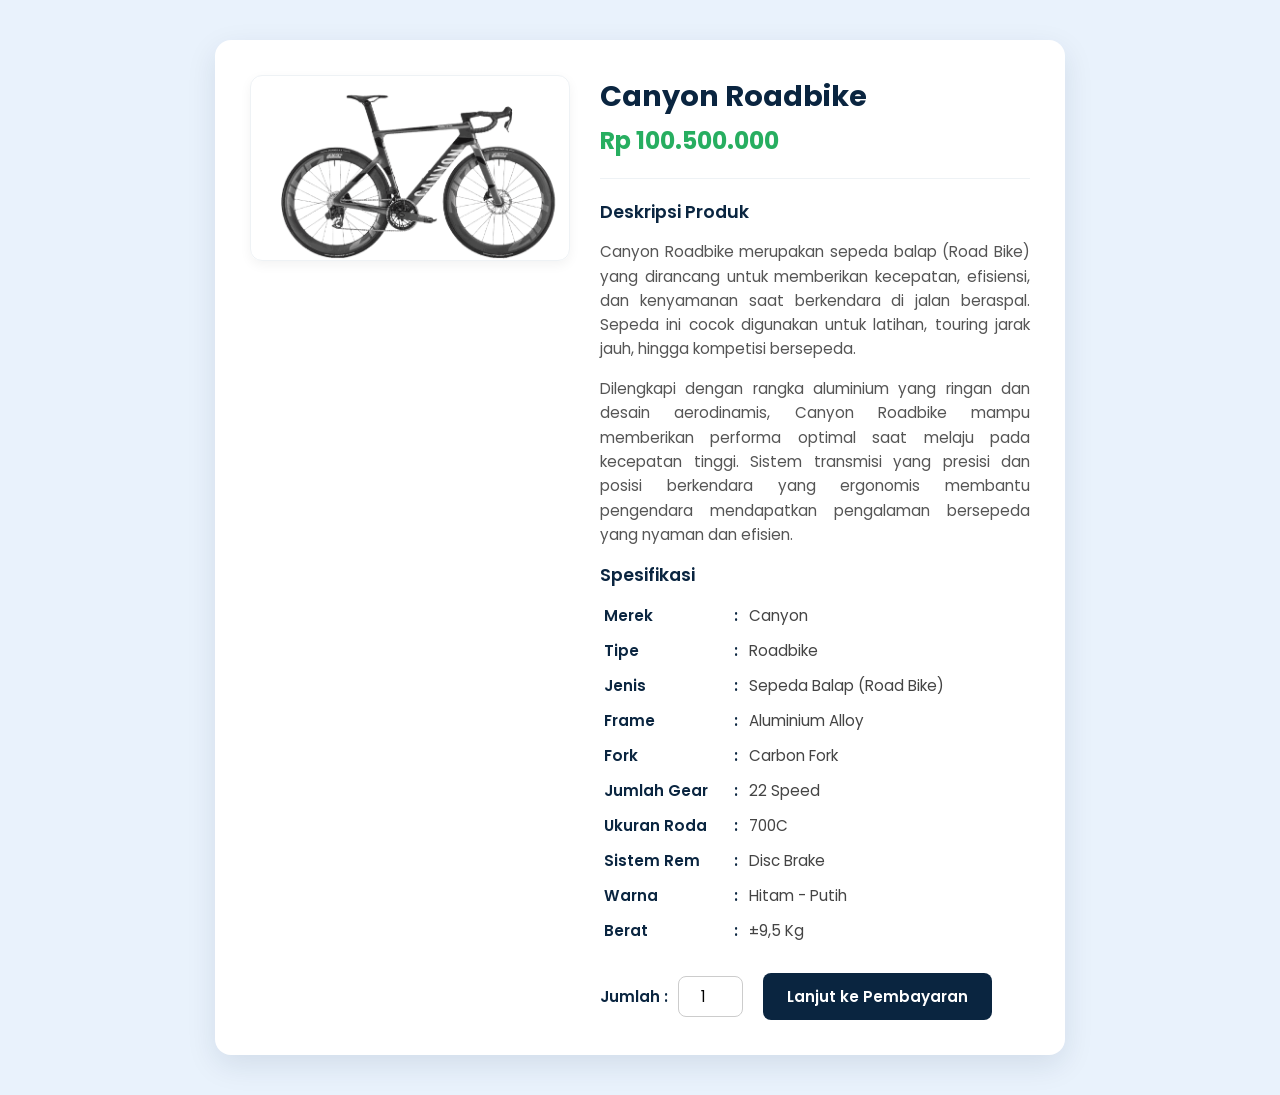
<file: 7cayon.html>
<!DOCTYPE html>
<html lang="id">
<head>
    <meta charset="UTF-8">
    <meta name="viewport" content="width=device-width, initial-scale=1.0">
    <title>Detail Produk - Canyon Roadbike</title>

    <style>
        @import url('https://fonts.googleapis.com/css2?family=Poppins:wght@400;500;600;700&display=swap');

        * {
            box-sizing: border-box;
        }

        body {
            font-family: 'Poppins', sans-serif;
            background-color: #E9F2FC;
            margin: 0;
            padding: 40px 20px;
            color: #333;
            display: flex;
            justify-content: center;
            align-items: center;
            min-height: 100vh;
        }

        /* Container Produk Utama */
        .product-card {
            background-color: #ffffff;
            width: 100%;
            max-width: 850px;
            border-radius: 16px;
            box-shadow: 0 10px 30px rgba(10, 37, 64, 0.1);
            padding: 35px;
            display: flex;
            gap: 30px;
            flex-wrap: wrap;
        }

        /* Kolom Gambar Produk */
        .product-image {
            flex: 1 1 280px;
            display: flex;
            justify-content: center;
            align-items: flex-start;
        }

        .product-image img {
            width: 100%;
            max-width: 320px;
            height: auto;
            border-radius: 12px;
            border: 1px solid #eef2f5;
            box-shadow: 0 4px 12px rgba(0, 0, 0, 0.05);
            object-fit: cover;
        }

        /* Kolom Detail Produk */
        .product-details {
            flex: 2 1 350px;
        }

        .product-title {
            font-size: 1.8rem;
            color: #0A2540;
            margin: 0 0 5px 0;
            font-weight: 700;
        }

        .product-price {
            font-size: 1.5rem;
            color: #27ae60;
            font-weight: 700;
            margin-bottom: 15px;
        }

        .divider {
            border: 0;
            height: 1px;
            background: #eef2f5;
            margin: 20px 0;
        }

        .section-title {
            font-size: 1.1rem;
            color: #0A2540;
            margin: 15px 0 10px 0;
            font-weight: 600;
        }

        .product-description {
            line-height: 1.6;
            color: #555;
            font-size: 0.95rem;
            text-align: justify;
            margin-bottom: 12px;
        }

        /* Tabel Spesifikasi */
        .specs-table {
            width: 100%;
            border-collapse: collapse;
            margin-bottom: 20px;
        }

        .specs-table td {
            padding: 6px 4px;
            font-size: 0.95rem;
        }

        .specs-table tr td:first-child {
            font-weight: 600;
            color: #0A2540;
            width: 130px;
        }

        .specs-table tr td:nth-child(2) {
            width: 15px;
            font-weight: 600;
            color: #0A2540;
        }

        .specs-table tr td:last-child {
            color: #444;
        }

        /* Bagian Jumlah & Tombol Pembayaran */
        .purchase-action {
            display: flex;
            align-items: center;
            gap: 20px;
            margin-top: 25px;
            flex-wrap: wrap;
        }

        .quantity-group {
            display: flex;
            align-items: center;
            gap: 10px;
            font-weight: 600;
            color: #0A2540;
            font-size: 0.95rem;
        }

        .quantity-input {
            width: 65px;
            padding: 8px 10px;
            border: 1px solid #cccccc;
            border-radius: 8px;
            font-family: inherit;
            font-size: 0.95rem;
            text-align: center;
            outline: none;
        }

        .quantity-input:focus {
            border-color: #0A2540;
        }

        .btn-buy {
            background-color: #0A2540;
            color: #ffffff;
            border: none;
            padding: 12px 24px;
            font-size: 0.95rem;
            font-weight: 600;
            font-family: inherit;
            border-radius: 8px;
            cursor: pointer;
            transition: background-color 0.2s ease, transform 0.1s ease;
            text-decoration: none;
            display: inline-block;
        }

        .btn-buy:hover {
            background-color: #154360;
        }

        .btn-buy:active {
            transform: scale(0.98);
        }

        /* Tampilan Layar Kecil */
        @media (max-width: 600px) {
            .product-card {
                padding: 20px;
            }

            .purchase-action {
                flex-direction: column;
                align-items: stretch;
            }

            .btn-buy {
                text-align: center;
            }
        }
    </style>
</head>

<body>

    <div class="product-card">

        <!-- GAMBAR PRODUK -->
        <div class="product-image">
            <img src="img/8.png" alt="Canyon Roadbike">
        </div>

        <!-- DETAIL PRODUK -->
        <div class="product-details">

            <h1 class="product-title">Canyon Roadbike</h1>

            <div class="product-price">
                Rp 100.500.000
            </div>

            <hr class="divider">

            <!-- DESKRIPSI PRODUK -->
            <h3 class="section-title">Deskripsi Produk</h3>

            <p class="product-description">
                Canyon Roadbike merupakan sepeda balap (Road Bike) yang dirancang untuk
                memberikan kecepatan, efisiensi, dan kenyamanan saat berkendara di jalan
                beraspal. Sepeda ini cocok digunakan untuk latihan, touring jarak jauh,
                hingga kompetisi bersepeda.
            </p>

            <p class="product-description">
                Dilengkapi dengan rangka aluminium yang ringan dan desain aerodinamis,
                Canyon Roadbike mampu memberikan performa optimal saat melaju pada kecepatan
                tinggi. Sistem transmisi yang presisi dan posisi berkendara yang ergonomis
                membantu pengendara mendapatkan pengalaman bersepeda yang nyaman dan efisien.
            </p>

            <!-- SPESIFIKASI -->
            <h3 class="section-title">Spesifikasi</h3>

            <table class="specs-table">

                <tr>
                    <td>Merek</td>
                    <td>:</td>
                    <td>Canyon</td>
                </tr>

                <tr>
                    <td>Tipe</td>
                    <td>:</td>
                    <td>Roadbike</td>
                </tr>

                <tr>
                    <td>Jenis</td>
                    <td>:</td>
                    <td>Sepeda Balap (Road Bike)</td>
                </tr>

                <tr>
                    <td>Frame</td>
                    <td>:</td>
                    <td>Aluminium Alloy</td>
                </tr>

                <tr>
                    <td>Fork</td>
                    <td>:</td>
                    <td>Carbon Fork</td>
                </tr>

                <tr>
                    <td>Jumlah Gear</td>
                    <td>:</td>
                    <td>22 Speed</td>
                </tr>

                <tr>
                    <td>Ukuran Roda</td>
                    <td>:</td>
                    <td>700C</td>
                </tr>

                <tr>
                    <td>Sistem Rem</td>
                    <td>:</td>
                    <td>Disc Brake</td>
                </tr>

                <tr>
                    <td>Warna</td>
                    <td>:</td>
                    <td>Hitam - Putih</td>
                </tr>

                <tr>
                    <td>Berat</td>
                    <td>:</td>
                    <td>±9,5 Kg</td>
                </tr>

            </table>

            <!-- JUMLAH & PEMBAYARAN -->
            <div class="purchase-action">

                <div class="quantity-group">
                    <label for="jumlah">Jumlah :</label>

                    <input
                        type="number"
                        id="jumlah"
                        class="quantity-input"
                        value="1"
                        min="1"
                    >
                </div>

                <a href="pemesanan.html" style="text-decoration: none;">
                    <button class="btn-buy">
                        Lanjut ke Pembayaran
                    </button>
                </a>

            </div>

        </div>
    </div>

</body>
</html>
</file>
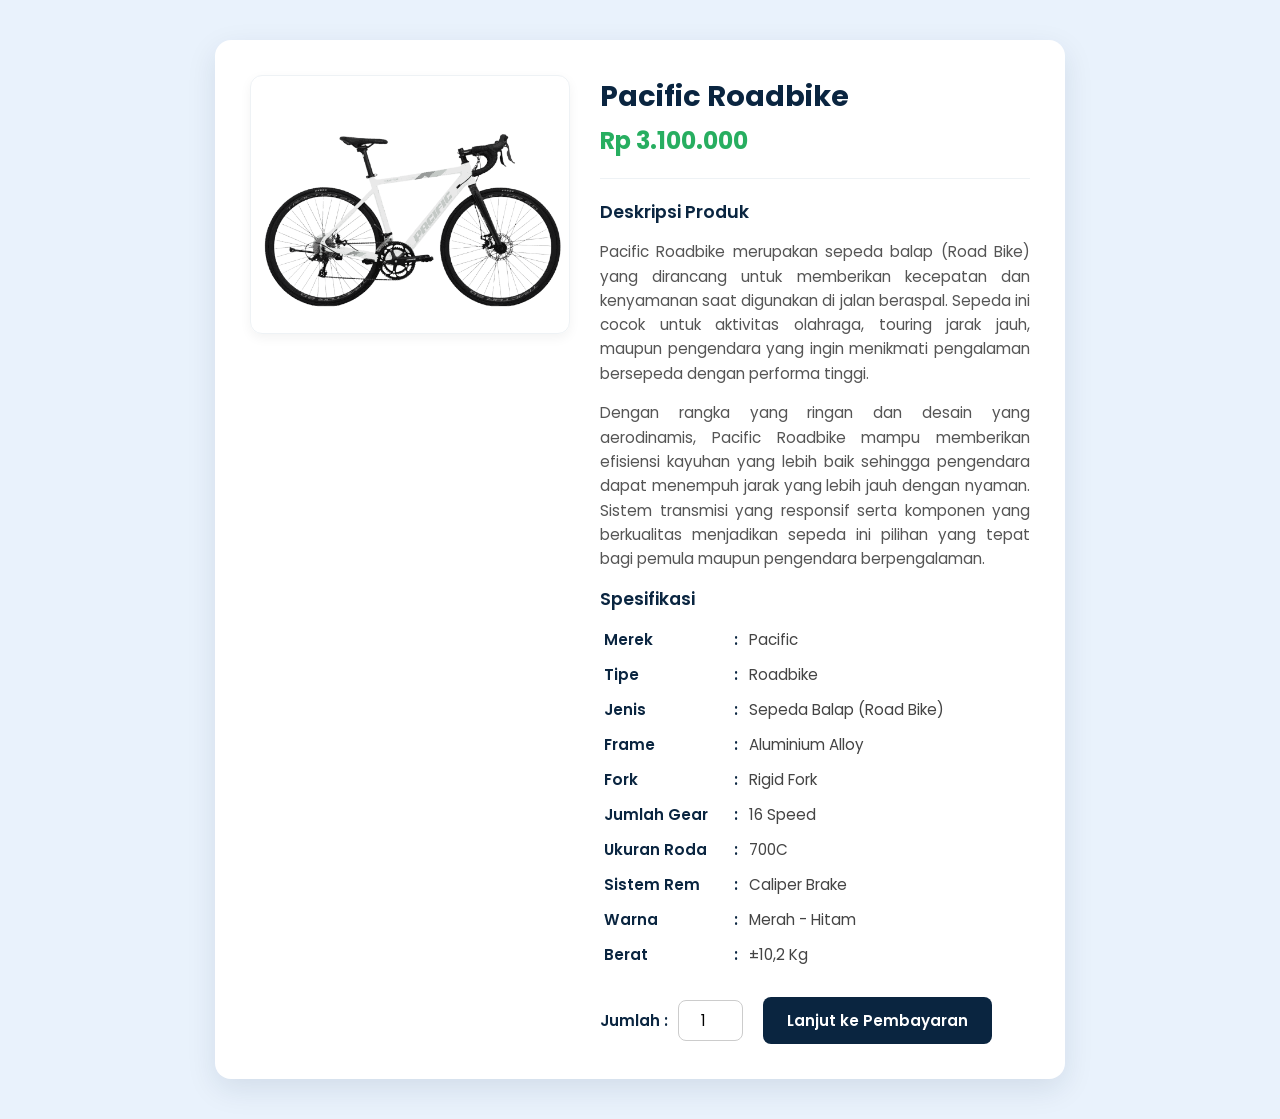
<file: 8Pasific.html>
<!DOCTYPE html>
<html lang="id">
<head>
    <meta charset="UTF-8">
    <meta name="viewport" content="width=device-width, initial-scale=1.0">
    <title>Detail Produk - Pacific Roadbike</title>

    <style>
        @import url('https://fonts.googleapis.com/css2?family=Poppins:wght@400;500;600;700&display=swap');

        * {
            box-sizing: border-box;
        }

        body {
            font-family: 'Poppins', sans-serif;
            background-color: #E9F2FC;
            margin: 0;
            padding: 40px 20px;
            color: #333;
            display: flex;
            justify-content: center;
            align-items: center;
            min-height: 100vh;
        }

        /* Container Produk Utama */
        .product-card {
            background-color: #ffffff;
            width: 100%;
            max-width: 850px;
            border-radius: 16px;
            box-shadow: 0 10px 30px rgba(10, 37, 64, 0.1);
            padding: 35px;
            display: flex;
            gap: 30px;
            flex-wrap: wrap;
        }

        /* Kolom Gambar Produk */
        .product-image {
            flex: 1 1 280px;
            display: flex;
            justify-content: center;
            align-items: flex-start;
        }

        .product-image img {
            width: 100%;
            max-width: 320px;
            height: auto;
            border-radius: 12px;
            border: 1px solid #eef2f5;
            box-shadow: 0 4px 12px rgba(0, 0, 0, 0.05);
            object-fit: cover;
        }

        /* Kolom Detail Produk */
        .product-details {
            flex: 2 1 350px;
        }

        .product-title {
            font-size: 1.8rem;
            color: #0A2540;
            margin: 0 0 5px 0;
            font-weight: 700;
        }

        .product-price {
            font-size: 1.5rem;
            color: #27ae60;
            font-weight: 700;
            margin-bottom: 15px;
        }

        .divider {
            border: 0;
            height: 1px;
            background: #eef2f5;
            margin: 20px 0;
        }

        .section-title {
            font-size: 1.1rem;
            color: #0A2540;
            margin: 15px 0 10px 0;
            font-weight: 600;
        }

        .product-description {
            line-height: 1.6;
            color: #555;
            font-size: 0.95rem;
            text-align: justify;
            margin-bottom: 12px;
        }

        /* Tabel Spesifikasi */
        .specs-table {
            width: 100%;
            border-collapse: collapse;
            margin-bottom: 20px;
        }

        .specs-table td {
            padding: 6px 4px;
            font-size: 0.95rem;
        }

        .specs-table tr td:first-child {
            font-weight: 600;
            color: #0A2540;
            width: 130px;
        }

        .specs-table tr td:nth-child(2) {
            width: 15px;
            font-weight: 600;
            color: #0A2540;
        }

        .specs-table tr td:last-child {
            color: #444;
        }

        /* Bagian Jumlah & Tombol Pembayaran */
        .purchase-action {
            display: flex;
            align-items: center;
            gap: 20px;
            margin-top: 25px;
            flex-wrap: wrap;
        }

        .quantity-group {
            display: flex;
            align-items: center;
            gap: 10px;
            font-weight: 600;
            color: #0A2540;
            font-size: 0.95rem;
        }

        .quantity-input {
            width: 65px;
            padding: 8px 10px;
            border: 1px solid #cccccc;
            border-radius: 8px;
            font-family: inherit;
            font-size: 0.95rem;
            text-align: center;
            outline: none;
        }

        .quantity-input:focus {
            border-color: #0A2540;
        }

        .btn-buy {
            background-color: #0A2540;
            color: #ffffff;
            border: none;
            padding: 12px 24px;
            font-size: 0.95rem;
            font-weight: 600;
            font-family: inherit;
            border-radius: 8px;
            cursor: pointer;
            transition: background-color 0.2s ease, transform 0.1s ease;
            text-decoration: none;
            display: inline-block;
        }

        .btn-buy:hover {
            background-color: #154360;
        }

        .btn-buy:active {
            transform: scale(0.98);
        }

        /* Tampilan Layar Kecil */
        @media (max-width: 600px) {
            .product-card {
                padding: 20px;
            }

            .purchase-action {
                flex-direction: column;
                align-items: stretch;
            }

            .btn-buy {
                text-align: center;
            }
        }
    </style>
</head>

<body>

    <div class="product-card">

        <!-- GAMBAR PRODUK -->
        <div class="product-image">
            <img src="img/9.png" alt="Pacific Roadbike">
        </div>

        <!-- DETAIL PRODUK -->
        <div class="product-details">

            <h1 class="product-title">Pacific Roadbike</h1>

            <div class="product-price">
                Rp 3.100.000
            </div>

            <hr class="divider">

            <!-- DESKRIPSI PRODUK -->
            <h3 class="section-title">Deskripsi Produk</h3>

            <p class="product-description">
                Pacific Roadbike merupakan sepeda balap (Road Bike) yang dirancang untuk
                memberikan kecepatan dan kenyamanan saat digunakan di jalan beraspal.
                Sepeda ini cocok untuk aktivitas olahraga, touring jarak jauh, maupun
                pengendara yang ingin menikmati pengalaman bersepeda dengan performa tinggi.
            </p>

            <p class="product-description">
                Dengan rangka yang ringan dan desain yang aerodinamis, Pacific Roadbike
                mampu memberikan efisiensi kayuhan yang lebih baik sehingga pengendara dapat
                menempuh jarak yang lebih jauh dengan nyaman. Sistem transmisi yang responsif
                serta komponen yang berkualitas menjadikan sepeda ini pilihan yang tepat bagi
                pemula maupun pengendara berpengalaman.
            </p>

            <!-- SPESIFIKASI -->
            <h3 class="section-title">Spesifikasi</h3>

            <table class="specs-table">

                <tr>
                    <td>Merek</td>
                    <td>:</td>
                    <td>Pacific</td>
                </tr>

                <tr>
                    <td>Tipe</td>
                    <td>:</td>
                    <td>Roadbike</td>
                </tr>

                <tr>
                    <td>Jenis</td>
                    <td>:</td>
                    <td>Sepeda Balap (Road Bike)</td>
                </tr>

                <tr>
                    <td>Frame</td>
                    <td>:</td>
                    <td>Aluminium Alloy</td>
                </tr>

                <tr>
                    <td>Fork</td>
                    <td>:</td>
                    <td>Rigid Fork</td>
                </tr>

                <tr>
                    <td>Jumlah Gear</td>
                    <td>:</td>
                    <td>16 Speed</td>
                </tr>

                <tr>
                    <td>Ukuran Roda</td>
                    <td>:</td>
                    <td>700C</td>
                </tr>

                <tr>
                    <td>Sistem Rem</td>
                    <td>:</td>
                    <td>Caliper Brake</td>
                </tr>

                <tr>
                    <td>Warna</td>
                    <td>:</td>
                    <td>Merah - Hitam</td>
                </tr>

                <tr>
                    <td>Berat</td>
                    <td>:</td>
                    <td>±10,2 Kg</td>
                </tr>

            </table>

            <!-- JUMLAH & PEMBAYARAN -->
            <div class="purchase-action">

                <div class="quantity-group">
                    <label for="jumlah">Jumlah :</label>

                    <input
                        type="number"
                        id="jumlah"
                        class="quantity-input"
                        value="1"
                        min="1"
                    >
                </div>

                <a href="pemesanan.html" style="text-decoration: none;">
                    <button class="btn-buy">
                        Lanjut ke Pembayaran
                    </button>
                </a>

            </div>

        </div>
    </div>

</body>
</html>
</file>
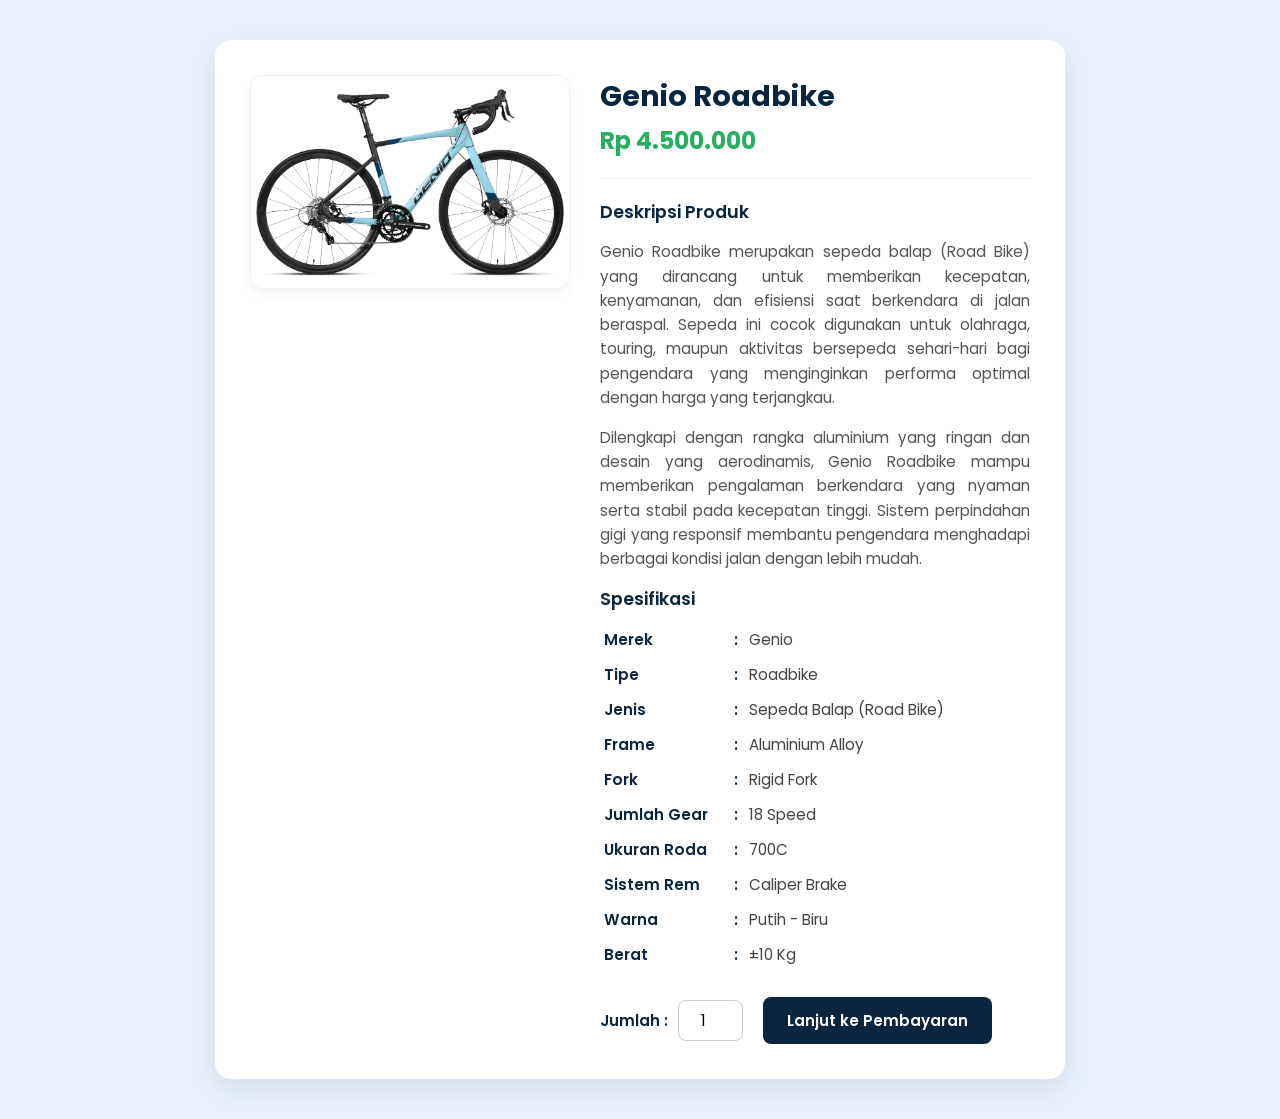
<file: 9Genio.html>
<!DOCTYPE html>
<html lang="id">
<head>
    <meta charset="UTF-8">
    <meta name="viewport" content="width=device-width, initial-scale=1.0">
    <title>Detail Produk - Genio Roadbike</title>

    <style>
        @import url('https://fonts.googleapis.com/css2?family=Poppins:wght@400;500;600;700&display=swap');

        * {
            box-sizing: border-box;
        }

        body {
            font-family: 'Poppins', sans-serif;
            background-color: #E9F2FC;
            margin: 0;
            padding: 40px 20px;
            color: #333;
            display: flex;
            justify-content: center;
            align-items: center;
            min-height: 100vh;
        }

        /* Container Produk Utama */
        .product-card {
            background-color: #ffffff;
            width: 100%;
            max-width: 850px;
            border-radius: 16px;
            box-shadow: 0 10px 30px rgba(10, 37, 64, 0.1);
            padding: 35px;
            display: flex;
            gap: 30px;
            flex-wrap: wrap;
        }

        /* Kolom Gambar Produk */
        .product-image {
            flex: 1 1 280px;
            display: flex;
            justify-content: center;
            align-items: flex-start;
        }

        .product-image img {
            width: 100%;
            max-width: 320px;
            height: auto;
            border-radius: 12px;
            border: 1px solid #eef2f5;
            box-shadow: 0 4px 12px rgba(0, 0, 0, 0.05);
            object-fit: cover;
        }

        /* Kolom Detail Produk */
        .product-details {
            flex: 2 1 350px;
        }

        .product-title {
            font-size: 1.8rem;
            color: #0A2540;
            margin: 0 0 5px 0;
            font-weight: 700;
        }

        .product-price {
            font-size: 1.5rem;
            color: #27ae60;
            font-weight: 700;
            margin-bottom: 15px;
        }

        .divider {
            border: 0;
            height: 1px;
            background: #eef2f5;
            margin: 20px 0;
        }

        .section-title {
            font-size: 1.1rem;
            color: #0A2540;
            margin: 15px 0 10px 0;
            font-weight: 600;
        }

        .product-description {
            line-height: 1.6;
            color: #555;
            font-size: 0.95rem;
            text-align: justify;
            margin-bottom: 12px;
        }

        /* Tabel Spesifikasi */
        .specs-table {
            width: 100%;
            border-collapse: collapse;
            margin-bottom: 20px;
        }

        .specs-table td {
            padding: 6px 4px;
            font-size: 0.95rem;
        }

        .specs-table tr td:first-child {
            font-weight: 600;
            color: #0A2540;
            width: 130px;
        }

        .specs-table tr td:nth-child(2) {
            width: 15px;
            font-weight: 600;
            color: #0A2540;
        }

        .specs-table tr td:last-child {
            color: #444;
        }

        /* Bagian Jumlah & Tombol Pembayaran */
        .purchase-action {
            display: flex;
            align-items: center;
            gap: 20px;
            margin-top: 25px;
            flex-wrap: wrap;
        }

        .quantity-group {
            display: flex;
            align-items: center;
            gap: 10px;
            font-weight: 600;
            color: #0A2540;
            font-size: 0.95rem;
        }

        .quantity-input {
            width: 65px;
            padding: 8px 10px;
            border: 1px solid #cccccc;
            border-radius: 8px;
            font-family: inherit;
            font-size: 0.95rem;
            text-align: center;
            outline: none;
        }

        .quantity-input:focus {
            border-color: #0A2540;
        }

        .btn-buy {
            background-color: #0A2540;
            color: #ffffff;
            border: none;
            padding: 12px 24px;
            font-size: 0.95rem;
            font-weight: 600;
            font-family: inherit;
            border-radius: 8px;
            cursor: pointer;
            transition: background-color 0.2s ease, transform 0.1s ease;
            text-decoration: none;
            display: inline-block;
        }

        .btn-buy:hover {
            background-color: #154360;
        }

        .btn-buy:active {
            transform: scale(0.98);
        }

        /* Tampilan Layar Kecil */
        @media (max-width: 600px) {
            .product-card {
                padding: 20px;
            }

            .purchase-action {
                flex-direction: column;
                align-items: stretch;
            }

            .btn-buy {
                text-align: center;
            }
        }
    </style>
</head>

<body>

    <div class="product-card">

        <!-- GAMBAR PRODUK -->
        <div class="product-image">
            <img src="img/genio_11zon.jpg" alt="Genio Roadbike">
        </div>

        <!-- DETAIL PRODUK -->
        <div class="product-details">

            <h1 class="product-title">Genio Roadbike</h1>

            <div class="product-price">
                Rp 4.500.000
            </div>

            <hr class="divider">

            <!-- DESKRIPSI PRODUK -->
            <h3 class="section-title">Deskripsi Produk</h3>

            <p class="product-description">
                Genio Roadbike merupakan sepeda balap (Road Bike) yang dirancang untuk
                memberikan kecepatan, kenyamanan, dan efisiensi saat berkendara di jalan
                beraspal. Sepeda ini cocok digunakan untuk olahraga, touring, maupun
                aktivitas bersepeda sehari-hari bagi pengendara yang menginginkan performa
                optimal dengan harga yang terjangkau.
            </p>

            <p class="product-description">
                Dilengkapi dengan rangka aluminium yang ringan dan desain yang aerodinamis,
                Genio Roadbike mampu memberikan pengalaman berkendara yang nyaman serta
                stabil pada kecepatan tinggi. Sistem perpindahan gigi yang responsif
                membantu pengendara menghadapi berbagai kondisi jalan dengan lebih mudah.
            </p>

            <!-- SPESIFIKASI -->
            <h3 class="section-title">Spesifikasi</h3>

            <table class="specs-table">

                <tr>
                    <td>Merek</td>
                    <td>:</td>
                    <td>Genio</td>
                </tr>

                <tr>
                    <td>Tipe</td>
                    <td>:</td>
                    <td>Roadbike</td>
                </tr>

                <tr>
                    <td>Jenis</td>
                    <td>:</td>
                    <td>Sepeda Balap (Road Bike)</td>
                </tr>

                <tr>
                    <td>Frame</td>
                    <td>:</td>
                    <td>Aluminium Alloy</td>
                </tr>

                <tr>
                    <td>Fork</td>
                    <td>:</td>
                    <td>Rigid Fork</td>
                </tr>

                <tr>
                    <td>Jumlah Gear</td>
                    <td>:</td>
                    <td>18 Speed</td>
                </tr>

                <tr>
                    <td>Ukuran Roda</td>
                    <td>:</td>
                    <td>700C</td>
                </tr>

                <tr>
                    <td>Sistem Rem</td>
                    <td>:</td>
                    <td>Caliper Brake</td>
                </tr>

                <tr>
                    <td>Warna</td>
                    <td>:</td>
                    <td>Putih - Biru</td>
                </tr>

                <tr>
                    <td>Berat</td>
                    <td>:</td>
                    <td>±10 Kg</td>
                </tr>

            </table>

            <!-- JUMLAH & PEMBAYARAN -->
            <div class="purchase-action">

                <div class="quantity-group">
                    <label for="jumlah">Jumlah :</label>

                    <input
                        type="number"
                        id="jumlah"
                        class="quantity-input"
                        value="1"
                        min="1"
                    >
                </div>

                <a href="pemesanan.html" style="text-decoration: none;">
                    <button class="btn-buy">
                        Lanjut ke Pembayaran
                    </button>
                </a>

            </div>

        </div>
    </div>

</body>
</html>
</file>
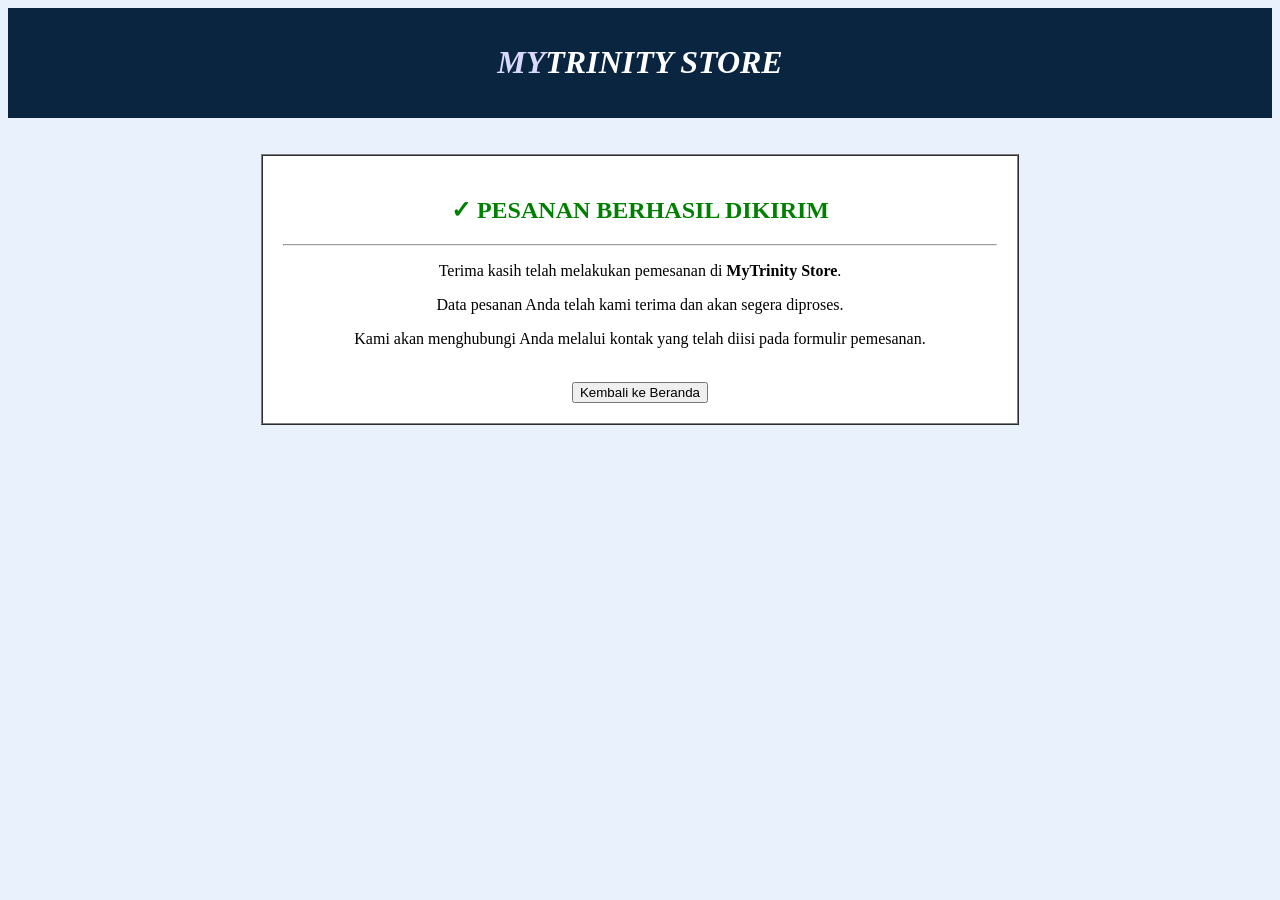
<file: done.html>
<!DOCTYPE html>
<html lang="en">
<head>
    <meta charset="UTF-8">
    <meta name="viewport" content="width=device-width, initial-scale=1.0">
    <title>Document</title>
</head>
<body>
    
</body>
</html>
  <head>
    <title>Pesanan Berhasil</title>
  </head>

  <body bgcolor="#E9F2FC">
    <!-- HEADER -->
    <table
      width="100%"
      bgcolor="#0A2540"
      cellpadding="15"
      cellspacing="0"
      border="0"
    >
      <tr>
        <td align="center">
          <h1>
            <font face="tahoma" color="white">
              <i><font color="#D9D9FF">MY</font>TRINITY STORE</i>
            </font>
          </h1>
        </td>
      </tr>
    </table>

    <br /><br />

    <!-- PESANAN BERHASIL -->
    <table
      width="60%"
      align="center"
      bgcolor="white"
      cellpadding="20"
      cellspacing="0"
      border="1"
    >
      <tr>
        <td align="center">
          <h2>
            <font color="green">✓ PESANAN BERHASIL DIKIRIM</font>
          </h2>

          <hr />

          <p>
            Terima kasih telah melakukan pemesanan di
            <b>MyTrinity Store</b>.
          </p>

          <p>
            Data pesanan Anda telah kami terima dan akan segera diproses.
          </p>

          <p>
            Kami akan menghubungi Anda melalui kontak yang telah diisi pada
            formulir pemesanan.
          </p>

          <br />

          <a href="index.html">
            <button>Kembali ke Beranda</button>
          </a>
        </td>
      </tr>
    </table>
    </table>
  </body>
</html>
</file>
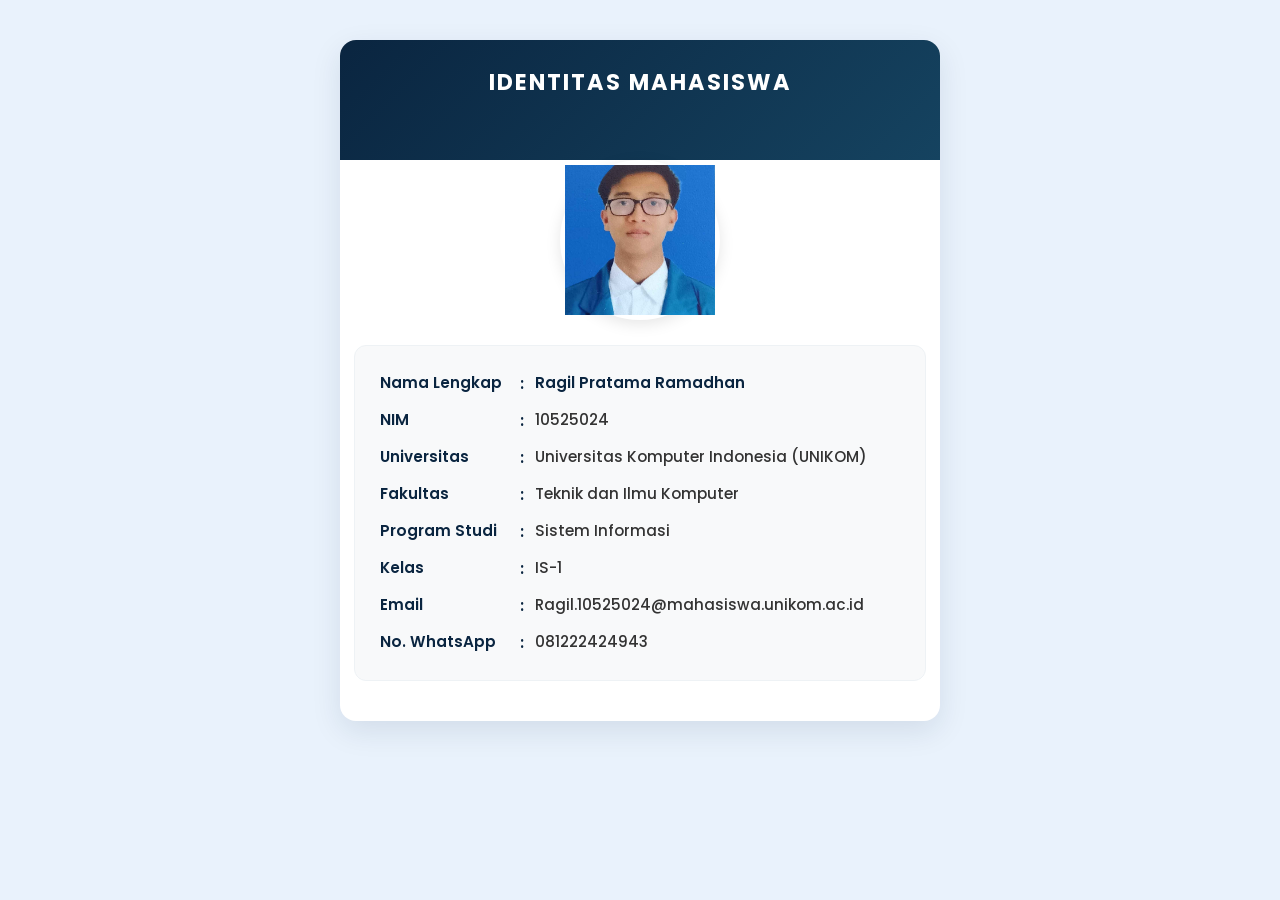
<file: kontak.html>
<!DOCTYPE html>
<html lang="id">
<head>
    <meta charset="UTF-8">
    <meta name="viewport" content="width=device-width, initial-scale=1.0">
    <title>Profil Mahasiswa</title>
    <style>
        @import url('https://fonts.googleapis.com/css2?family=Poppins:wght@400;500;600;700&display=swap');

        body {
            font-family: 'Poppins', sans-serif;
            background-color: #E9F2FC;
            margin: 0;
            padding: 40px 20px;
            color: #333;
            display: flex;
            justify-content: center;
            align-items: center;
            box-sizing: border-box;
        }

        .profile-card {
            background-color: #ffffff;
            width: 100%;
            max-width: 600px;
            border-radius: 16px;
            box-shadow: 0 10px 30px rgba(10, 37, 64, 0.1);
            overflow: hidden;
            position: relative;
        }

        .card-header {
            background: linear-gradient(135deg, #0A2540 0%, #154360 100%);
            height: 120px;
            text-align: center;
            color: white;
            padding-top: 25px;
            box-sizing: border-box;
        }

        .card-header h2 {
            margin: 0;
            font-size: 1.4rem;
            letter-spacing: 2px;
            text-transform: uppercase;
            font-weight: 700;
        }

        .card-body {
            padding: 0 40px 40px 40px;
            display: flex;
            flex-direction: column;
            align-items: center 
        }

        .photo-container {
            width: 150px;
            height: 150px;
            border-radius: 50%;
            padding: 5px;
            box-shadow: 0 4px 15px rgba(0,0,0,0.1);
            margin-bottom: 25px;
            z-index: 2;
        }

        .photo-container img {
            width: 100%;
            height: 100%;
            object-fit: cover;
        }

        .biodata-grid {
            display: grid;
            grid-template-columns: 140px 15px 1fr;
            gap: 12px 0;
            width: 100%;
            background: #f8f9fa;
            padding: 25px;
            border-radius: 12px;
            border: 1px solid #eef2f5;
        }

        .label {
            font-weight: 600;
            color: #0A2540;
            font-size: 0.95rem;
        }

        .separator {
            color: #0A2540;
            font-weight: 600;
        }

        .value {
            color: #333333;
            font-size: 0.95rem;
            font-weight: 500;
    
        }

        .value.name-highlight {
            font-weight: 600;
            color: #0A2540;
        }
    </style>
</head>
<body>

    <div class="profile-card">
        <div class="card-header">
            <h2>Identitas Mahasiswa</h2>
        </div>

        <div class="card-body">
            
            <div class="photo-container">
                <img src="img/agil.jpeg" alt="Foto Mahasiswa">
            </div>

            <div class="biodata-grid">
                <div class="label">Nama Lengkap</div>
                <div class="separator">:</div>
                <div class="value name-highlight">Ragil Pratama Ramadhan</div>

                <div class="label">NIM</div>
                <div class="separator">:</div>
                <div class="value">10525024</div>

                <div class="label">Universitas</div>
                <div class="separator">:</div>
                <div class="value">Universitas Komputer Indonesia (UNIKOM)</div>

                <div class="label">Fakultas</div>
                <div class="separator">:</div>
                <div class="value">Teknik dan Ilmu Komputer</div>

                <div class="label">Program Studi</div>
                <div class="separator">:</div>
                <div class="value">Sistem Informasi</div>

                <div class="label">Kelas</div>
                <div class="separator">:</div>
                <div class="value">IS-1</div>

                <div class="label">Email</div>
                <div class="separator">:</div>
                <div class="value">Ragil.10525024@mahasiswa.unikom.ac.id</div>

                <div class="label">No. WhatsApp</div>
                <div class="separator">:</div>
                <div class="value">081222424943</div>
            </div>

        </div>
    </div>

</body>
</html>
</file>
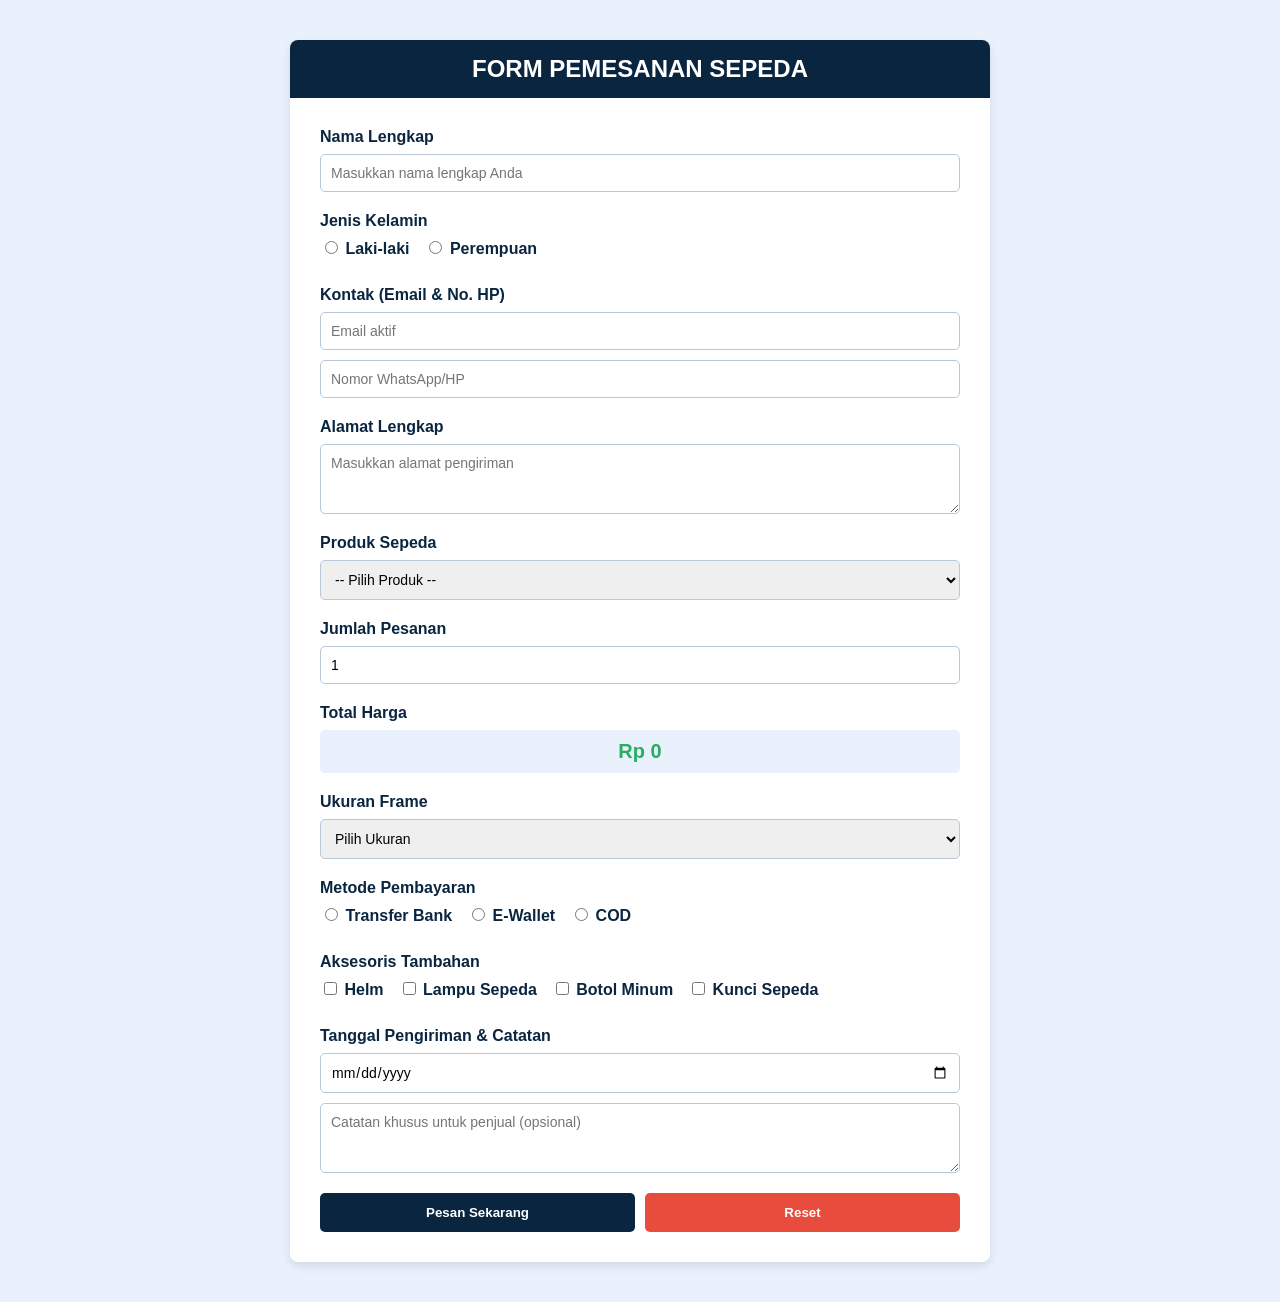
<file: pemesanan.html>
<!DOCTYPE html>
<html lang="id">
<head>
    <meta charset="UTF-8">
    <meta name="viewport" content="width=device-width, initial-scale=1.0">
    <title>Form Pemesanan - MyTrinity Store</title>
    <link rel="stylesheet" href="style.css" />
</head>
<body>

    <div class="form-container">
        <div class="form-header">
            <h2 style="margin: 0;">FORM PEMESANAN SEPEDA</h2>
        </div>

        <form id="formPemesanan" action="done.html" method="POST" onsubmit="return prosesPemesanan(event)">
            
            <div class="form-group">
                <label>Nama Lengkap</label>
                <input type="text" name="nama" id="nama" placeholder="Masukkan nama lengkap Anda" required />
            </div>

            <div class="form-group">
                <label>Jenis Kelamin</label>
                <div class="radio-group">
                    <label><input type="radio" name="jk" value="Laki-laki" required/> Laki-laki</label>
                    <label><input type="radio" name="jk" value="Perempuan" required/> Perempuan</label>
                </div>
            </div>

            <div class="form-group">
                <label>Kontak (Email & No. HP)</label>
                <input type="email" name="email" id="email" placeholder="Email aktif" style="margin-bottom: 10px;" required />
                <input type="text" name="hp" id="hp" placeholder="Nomor WhatsApp/HP" required />
            </div>

            <div class="form-group">
                <label>Alamat Lengkap</label>
                <textarea rows="3" name="alamat" id="alamat" placeholder="Masukkan alamat pengiriman" required></textarea>
            </div>

            <div class="form-group">
                <label>Produk Sepeda</label>
                <select name="produk" id="produk" onchange="kalkulasiHarga()" required>
                    <option value="">-- Pilih Produk --</option>
                    <option value="5500000">Polygon Cascade 3 - Rp 5.500.000</option>
                    <option value="6200000">United Clovis 5 - Rp 6.200.000</option>
                    <option value="4800000">Pacific Noris 3.0 - Rp 4.800.000</option>
                    <option value="7100000">Thrill Vanquish 3.0 - Rp 7.100.000</option>
                    <option value="3900000">Wimcycle MTB XT - Rp 3.900.000</option>
                    <option value="8500000">Polygon Premier 5 - Rp 8.500.000</option>
                    <option value="100500000">Cayon - Rp 100.500.000</option>
                    <option value="3100000">Roadbike Pasific - Rp 3.100.000</option>
                    <option value="4500000">Roadbike Genio - Rp 4.500.000</option>
                </select>
            </div>

            <div class="form-group">
                <label>Jumlah Pesanan</label>
                <input type="number" min="1" value="1" name="jumlah" id="jumlah" oninput="kalkulasiHarga()" required />
            </div>

            <div class="form-group">
                <label>Total Harga</label>
                <div id="total-harga">Rp 0</div>
            </div>

            <div class="form-group">
                <label>Ukuran Frame</label>
                <select name="frame" required>
                    <option value="">Pilih Ukuran</option>
                    <option value="S">S</option>
                    <option value="M">M</option>
                    <option value="L">L</option>
                    <option value="XL">XL</option>
                </select>
            </div>

            <div class="form-group">
                <label>Metode Pembayaran</label>
                <div class="radio-group">
                    <label><input type="radio" name="bayar" value="Transfer Bank" required/> Transfer Bank</label>
                    <label><input type="radio" name="bayar" value="E-Wallet" required/> E-Wallet</label>
                    <label><input type="radio" name="bayar" value="COD" required/> COD</label>
                </div>
            </div>

            <div class="form-group">
                <label>Aksesoris Tambahan</label>
                <div class="checkbox-group">
                    <label><input type="checkbox" name="aksesoris[]" value="Helm" /> Helm</label>
                    <label><input type="checkbox" name="aksesoris[]" value="Lampu Sepeda" /> Lampu Sepeda</label>
                    <label><input type="checkbox" name="aksesoris[]" value="Botol Minum" /> Botol Minum</label>
                    <label><input type="checkbox" name="aksesoris[]" value="Kunci Sepeda" /> Kunci Sepeda</label>
                </div>
            </div>

            <div class="form-group">
                <label>Tanggal Pengiriman & Catatan</label>
                <input type="date" name="tanggal" required style="margin-bottom: 10px;" />
                <textarea rows="3" name="catatan" placeholder="Catatan khusus untuk penjual (opsional)"></textarea>
            </div>

            <div class="btn-group">
                <button type="submit" class="btn-submit">Pesan Sekarang</button>
                <button type="reset" class="btn-reset" onclick="resetHarga()">Reset</button>
            </div>

        </form>
    </div>

    <script>
    function kalkulasiHarga() {
        const produkPilihan = document.getElementById('produk');
        const jumlahPesanan = document.getElementById('jumlah').value;
        const tampilkanTotal = document.getElementById('total-harga');

        if (produkPilihan.value) {
            const harga = parseFloat(produkPilihan.value);
            const jumlah = parseInt(jumlahPesanan) || 0;
            const total = harga * jumlah;
            tampilkanTotal.innerText = "Rp " + total.toLocaleString('id-ID');
        } else {
            tampilkanTotal.innerText = "Rp 0";
        }
    }

    function resetHarga() {
        document.getElementById('total-harga').innerText = "Rp 0";
    }

    function prosesPemesanan(event) {
        event.preventDefault(); 

        const nama = document.getElementById('nama').value;
        const produkEl = document.getElementById('produk');
        
        if (produkEl.value === "") {
            alert("Silakan pilih produk sepeda terlebih dahulu!");
            return false;
        }

        const namaProduk = produkEl.options[produkEl.selectedIndex].text;
        const harga = parseFloat(produkEl.value);
        const jumlah = document.getElementById('jumlah').value;
        const metodeBayar = document.querySelector('input[name="bayar"]:checked').value;

        const dataPesanan = {
            namaPemesan: nama,
            hp: document.getElementById('hp').value,
            produk: namaProduk.split(' - ')[0], 
            hargaSatuan: harga,
            jumlah: jumlah,
            totalHarga: harga * jumlah,
            metodePembayaran: metodeBayar,
            tanggalPesanan: new Date().toLocaleDateString('id-ID') 
        };

        localStorage.setItem('strukPesanan', JSON.stringify(dataPesanan));

        window.location.href = 'struk.html';
    }
</script>
</body>
</html>
</file>
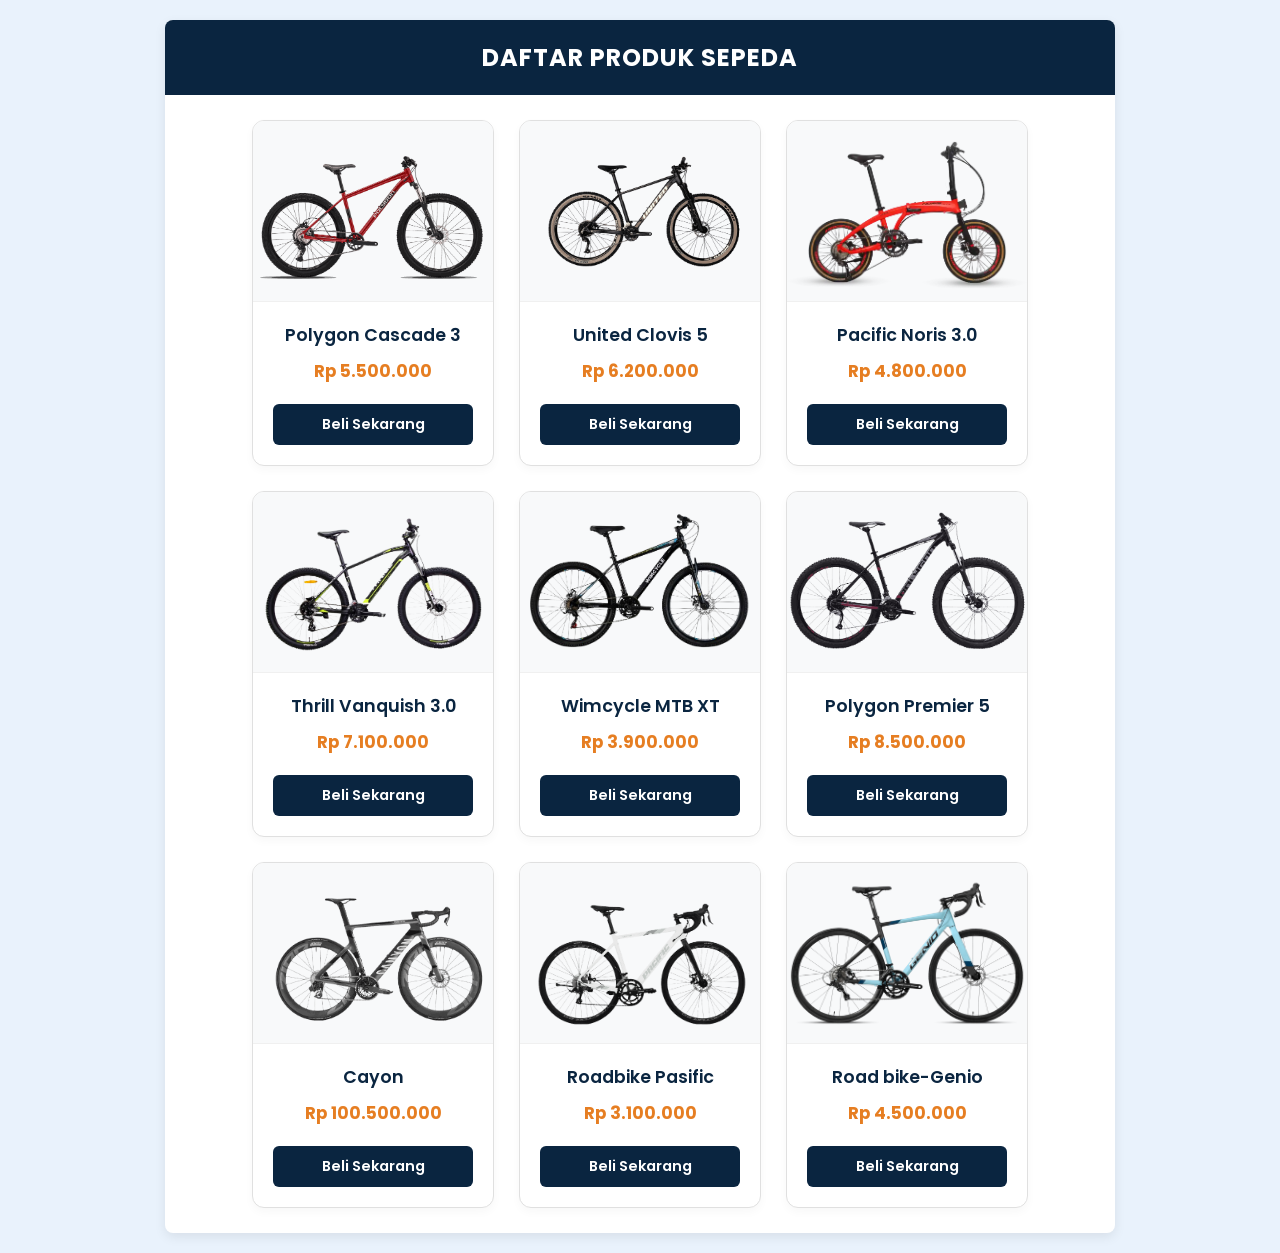
<file: produk.html>
<!DOCTYPE html>
<html lang="id">
<head>
    <meta charset="UTF-8">
    <meta name="viewport" content="width=device-width, initial-scale=1.0">
    <title>Daftar Produk Sepeda</title>
    <style>
        @import url('https://fonts.googleapis.com/css2?family=Poppins:wght@400;600;700&display=swap');

        body {
            font-family: 'Poppins', sans-serif;
            background-color: #E9F2FC; 
            margin: 0;
            padding: 20px;
            color: #333;
            -ms-overflow-style: none;
            scrollbar-width: none;
        }

        body::-webkit-scrollbar {
            display: none;
        }

        .main-container {
            background-color: #ffffff;
            max-width: 950px;
            margin: 0 auto; 
            border-radius: 8px; 
            box-shadow: 0 4px 12px rgba(0,0,0,0.08); 
            overflow: hidden; 
        }

        .header-title {
            text-align: center;
            background-color: #0A2540;
            color: #ffffff;
            padding: 20px;
            margin: 0;
            text-transform: uppercase;
            letter-spacing: 1px;
            font-size: 1.5rem;
            font-weight: 700;
        }

        
        .content-wrapper {
            padding: 25px;
        }

        .product-grid {
            display: flex;
            flex-wrap: wrap;
            justify-content: center;
            gap: 25px;
        }

       
        .product-card {
            background: #ffffff;
            border-radius: 12px;
            width: 240px;
            border: 1px solid #e0e0e0; 
            box-shadow: 0 4px 10px rgba(0,0,0,0.03);
            overflow: hidden;
            transition: transform 0.3s ease, box-shadow 0.3s ease;
            display: flex;
            flex-direction: column;
        }

        .product-card:hover {
            transform: translateY(-8px);
            box-shadow: 0 12px 20px rgba(0,0,0,0.12);
            border-color: transparent;
        }

        .product-img {
            width: 100%;
            height: 180px;
            object-fit: contain;
            background-color: #f8f9fa;
            border-bottom: 1px solid #f0f0f0;
        }

        .product-info {
            padding: 20px;
            text-align: center;
            display: flex;
            flex-direction: column;
            flex-grow: 1;
        }

        .product-title {
            font-size: 1.1rem;
            font-weight: 600;
            margin: 0 0 10px 0;
            color: #0A2540;
        }

        .product-price {
            font-size: 1.05rem;
            color: #e67e22;
            font-weight: 700;
            margin-bottom: 20px;
        }

        .btn-buy {
            display: inline-block;
            background-color: #0A2540;
            color: #ffffff;
            text-decoration: none;
            padding: 10px 15px;
            border-radius: 6px;
            font-weight: 600;
            font-size: 0.9rem;
            transition: background-color 0.3s;
            margin-top: auto; 
        }

        .btn-buy:hover {
            background-color: #154360;
        }
    </style>
</head>
<body>

    
    <div class="main-container">
        <h2 class="header-title">Daftar Produk Sepeda</h2>
        <div class="content-wrapper">
            <div class="product-grid">
                
                <!-- Produk 1 -->
                <div class="product-card">
                    <img src="img/PolygonCascade3.png" alt="Polygon Cascade 3" class="product-img">
                    <div class="product-info">
                        <h3 class="product-title">Polygon Cascade 3</h3>
                        <div class="product-price">Rp 5.500.000</div>
                        <a href="1Polygon3.html" class="btn-buy">Beli Sekarang</a>
                    </div>
                </div>

                <!-- Produk 2 -->
                <div class="product-card">
                    <img src="img/CLOVIS5.png" alt="United Clovis 5" class="product-img">
                    <div class="product-info">
                        <h3 class="product-title">United Clovis 5</h3>
                        <div class="product-price">Rp 6.200.000</div>
                        <a href="2unitedclovis.html" class="btn-buy">Beli Sekarang</a>
                    </div>
                </div>

                <!-- Produk 3 -->
                <div class="product-card">
                    <img src="img/NORIS.webp" alt="Pacific Noris 3.0" class="product-img">
                    <div class="product-info">
                        <h3 class="product-title">Pacific Noris 3.0</h3>
                        <div class="product-price">Rp 4.800.000</div>
                        <a href="3pasificnoris.html" class="btn-buy">Beli Sekarang</a>
                    </div>
                </div>
                
                <!-- Produk 4 -->
                <div class="product-card">
                    <img src="img/van.png" alt="Thrill Vanquish 3.0" class="product-img">
                    <div class="product-info">
                        <h3 class="product-title">Thrill Vanquish 3.0</h3>
                        <div class="product-price">Rp 7.100.000</div>
                        <a href="4Thrillvanquish.html" class="btn-buy">Beli Sekarang</a>
                    </div>
                </div>

                <!-- Produk 5 -->
                <div class="product-card">
                    <img src="img/6.png" alt="Wimcycle MTB XT" class="product-img">
                    <div class="product-info">
                        <h3 class="product-title">Wimcycle MTB XT</h3>
                        <div class="product-price">Rp 3.900.000</div>
                        <a href="5WimcycleMTBXT.html" class="btn-buy">Beli Sekarang</a>
                    </div>
                </div>

                <!-- Produk 6 -->
                <div class="product-card">
                    <img src="img/7.png" alt="Polygon Premier 5" class="product-img">
                    <div class="product-info">
                        <h3 class="product-title">Polygon Premier 5</h3>
                        <div class="product-price">Rp 8.500.000</div>
                        <a href="6PolygonPremier5.html" class="btn-buy">Beli Sekarang</a>
                    </div>
                </div>

                <!-- Produk 7 -->
                <div class="product-card">
                    <img src="img/8.png" alt="Cayon" class="product-img">
                    <div class="product-info">
                        <h3 class="product-title">Cayon</h3>
                        <div class="product-price">Rp 100.500.000</div>
                        <a href="7Cayon.html" class="btn-buy">Beli Sekarang</a>
                    </div>
                </div>

                <!-- Produk 8 -->
                <div class="product-card">
                    <img src="img/9.png" alt="Roadbike Pasific" class="product-img">
                    <div class="product-info">
                        <h3 class="product-title">Roadbike Pasific</h3>
                        <div class="product-price">Rp 3.100.000</div>
                        <a href="8Pasific.html" class="btn-buy">Beli Sekarang</a>
                    </div>
                </div>

                <!-- Produk 9 -->
                <div class="product-card">
                    <img src="img/genio_11zon.jpg" alt="Road bike-Genio" class="product-img">
                    <div class="product-info">
                        <h3 class="product-title">Road bike-Genio</h3>
                        <div class="product-price">Rp 4.500.000</div>
                        <a href="9Genio.html" class="btn-buy">Beli Sekarang</a>
                    </div>
                </div>

            </div>
        </div>
    </div>
</body>
</html>
</file>
<file: style.css>
/* =========================
   RESET DASAR
========================= */
* {
  box-sizing: border-box;
}

body {
  margin: 0;
  padding: 0;
  background-color: #e9f2fc;
  font-family: Tahoma, Arial, sans-serif;
  color: #0a2540;
}

/* =========================
   HEADER
========================= */
.header {
  width: 100%;
  background-color: #0a2540;
  padding: 10px;
  text-align: center;
}

.header h1 {
  margin: 0;
  font-size: 32px;
  font-style: italic;
  color: white;
}

.header .my {
  color: #d9d9ff;
}

.header .boost {
  color: #c4b4ff;
}

.header .ride {
  color: #74d4ff;
}

.header .instantly {
  color: #46ecd5;
}

/* GARIS GRADIENT DI HEADER */
.gradient-line {
  display: flex;
  width: 100%;
  height: 5px;
  margin-top: 1px;
}

.gradient-line span {
  flex: 1;
}

.gradient-line span:nth-child(1) {background-color: #c4b4ff;}
.gradient-line span:nth-child(2) {background-color: #a3b3ff;}
.gradient-line span:nth-child(3) {background-color: #8ec5ff;}
.gradient-line span:nth-child(4) {background-color: #74d4ff;}
.gradient-line span:nth-child(5) {background-color: #53eafd;}
.gradient-line span:nth-child(6) {background-color: #46ecd5;}
.gradient-line span:nth-child(7) {background-color: #5ee9b5;}
.gradient-line span:nth-child(8) {background-color: #7bf1a8;}
.gradient-line span:nth-child(9) {background-color: #bbf451;}

/* =========================
   PROMO / MARQUEE
========================= */
.promo {
  background-color: #34495e;
  color: white;
  padding: 5px;
  font-size: 10px;
  font-weight: bold;
}

/* =========================
   MENU NAVIGASI
========================= */
.navbar {
  width: 100%;
  background-color: #0a2540;
  padding: 10px;
  text-align: center;
}

.nav-menu {
  width: 60%;
  margin: auto;
  display: flex;
  justify-content: center;
  gap: 10px;
}

.nav-menu a {
  color: white;
  text-decoration: none;
  font-weight: bold;
  padding: 10px 25px;
  display: block;
  border-radius: 5px;
  transition: 0.3s;
}

.nav-menu a:hover {
  background-color: #46ecd5;
  color: #0a2540;
}

/* =========================
   GARIS PEMISAH
========================= */
.separator {
  border: none;
  height: 3px;
  background-color: #0a2540;
  margin: 0;
}

/* =========================
   LAYOUT UTAMA
========================= */
.layout {
  width: 100%;
  display: flex;
  padding: 10px;
  gap: 10px;
}

/* =========================
   SIDEBAR
========================= */
.sidebar {
  width: 20%;
  background-color: #e9f2fc;
  padding: 15px;
}

.sidebar h3 {
  text-align: center;
  color: #0a2540;
  margin-top: 5px;
}

.sidebar hr {
  border: none;
  border-top: 1px solid #b8c8d9;
}

.sidebar .title-line {
  border-top: 3px solid #0a2540;
}

.sidebar a {
  color: #0a2540;
  text-decoration: none;
  display: block;
  padding: 8px;
  font-weight: bold;
  border-radius: 5px;
}

.sidebar a:hover {
  background-color: #46ecd5;
  color: #0a2540;
}

/* =========================
   KONTEN TENGAH
========================= */
.content {
  width: 60%;
  background-color: white;
  padding: 0;
}

.content iframe {
  width: 100%;
  height: 1100px;
  border: none;
  display: block;
}


/* =========================
   SIDEBAR KANAN
========================= */
.right-sidebar {
  width: 20%;
  background-color: #e9f2fc;
  padding: 15px;
}

.right-sidebar h3 {
  text-align: center;
  color: #0a2540;
}

.right-sidebar hr {
  border: none;
  border-top: 1px solid #b8c8d9;
}

.right-sidebar .title-line {
  border-top: 3px solid #0a2540;
}

.review {
  background-color: white;
  padding: 10px;
  margin-bottom: 10px;
  border-radius: 5px;
}

.stars {
  color: #f5b400;
  font-size: 18px;
}
/* =========================
   STYLE FORM PEMESANAN
========================= */
.form-container {
  background-color: white;
  max-width: 700px;
  margin: 40px auto;
  padding: 30px;
  border-radius: 8px;
  box-shadow: 0 4px 10px rgba(0, 0, 0, 0.1);
}

.form-header {
  background-color: #0a2540;
  color: white;
  text-align: center;
  padding: 15px;
  border-radius: 8px 8px 0 0;
  margin: -30px -30px 30px -30px;
}

.form-group {
  margin-bottom: 20px;
  display: flex;
  flex-direction: column;
}

.form-group label {
  font-weight: bold;
  margin-bottom: 8px;
  color: #0a2540;
}

.form-group input[type="text"],
.form-group input[type="email"],
.form-group input[type="number"],
.form-group input[type="date"],
.form-group select,
.form-group textarea {
  padding: 10px;
  border: 1px solid #b8c8d9;
  border-radius: 5px;
  font-family: Tahoma, Arial, sans-serif;
  font-size: 14px;
}

.radio-group, .checkbox-group {
  display: flex;
  gap: 15px;
  flex-wrap: wrap;
}

.btn-group {
  display: flex;
  gap: 10px;
  margin-top: 20px;
}

.btn-submit, .btn-reset {
  flex: 1;
  padding: 12px;
  border: none;
  border-radius: 5px;
  font-weight: bold;
  cursor: pointer;
  transition: 0.3s;
}

.btn-submit {
  background-color: #0a2540;
  color: white;
}

.btn-submit:hover {
  background-color: #46ecd5;
  color: #0a2540;
}

.btn-reset {
  background-color: #e74c3c;
  color: white;
}

.btn-reset:hover {
  background-color: #c0392b;
}

#total-harga {
  font-size: 20px;
  font-weight: bold;
  color: #27ae60;
  background: #e9f2fc;
  padding: 10px;
  border-radius: 5px;
  text-align: center;
}


/* =========================
   SOSIAL MEDIA
========================= */
.social-media a {
  display: block;
  padding: 8px;
  color: #0a2540;
  text-decoration: none;
  font-weight: bold;
  border-radius: 5px;
}

.social-media a:hover {
  background-color: #46ecd5;
  color: #0a2540;
}

/* =========================
   FOOTER
========================= */
.footer {
  width: 100%;
  background-color: #0a2540;
  color: white;
  text-align: center;
  padding: 80px;

  position: relative;
  bottom: 0;
  width: 100%;
  height: 60px; 
}

.footer h3 {
  margin: 0;
}

.footer .my {
  color: #d9d9ff;
}
</file>
